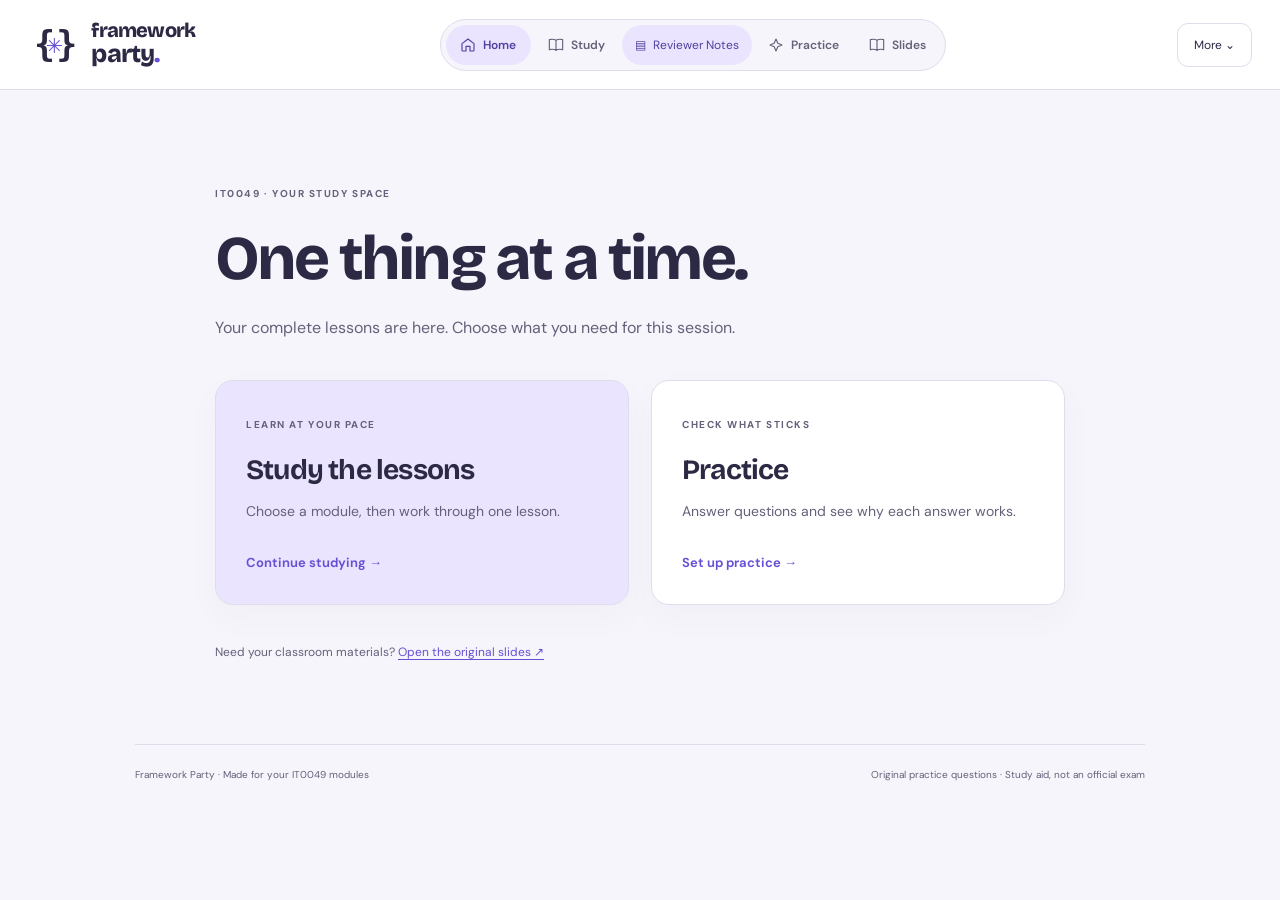
<file: index.html>
<!doctype html>
<html lang="en">
<head>
  <meta charset="utf-8">
  <meta name="viewport" content="width=device-width,initial-scale=1">
  <meta name="theme-color" content="#e0d8fc">
  <meta name="description" content="An IT0049 study arcade built from your eight CodeIgniter and Laravel modules. Practice questions, flashcards, recall, and saved progress.">
  <title>Framework Party · IT0049 study arcade</title>
  <script src="appearance.js?v=9"></script>
  <link rel="icon" href="assets/favicon.svg" type="image/svg+xml">
  <link rel="stylesheet" href="styles.css?v=9">
  <link rel="stylesheet" href="design.css?v=9">
  <link rel="stylesheet" href="calm.css?v=9">
  <link rel="stylesheet" href="code-theme.css?v=9">
  <link rel="stylesheet" href="answer-feedback.css?v=9">
  <script src="assets/prism/prism.js?v=9" data-manual defer></script>
  <script src="code-format.js?v=9" defer></script>
  <script src="answer-feedback.js?v=9" defer></script>
  <script src="content.js?v=9" defer></script>
  <script src="lessons.js?v=9" defer></script>
  <script src="slides.js?v=9" defer></script>
  <script src="guided-content.js?v=9" defer></script>
  <script src="guided.js?v=9" defer></script>
  <script src="app.js?v=9" defer></script>
  <script src="interface.js?v=9" defer></script>
</head>
<body>
  <a class="skip" href="#main">Skip to content</a>
  <header class="topbar">
    <button class="brand" data-page="home" aria-label="Framework Party home"><span class="brand-icon">{<span>✳</span>}</span><span>framework<span class="brand-party">party<span class="brand-dot">.</span></span></span></button>
    <nav aria-label="Main navigation"><button data-page="home">Home</button><button data-page="guided">Study</button><a class="reviewer-tab" href="reviewer.html"><span aria-hidden="true">▤</span><span>Reviewer Notes</span></a><button data-page="practice">Practice</button><button data-page="materials">Original slides</button></nav>
    <details id="more-menu" class="more-menu"><summary aria-label="More options">More <span aria-hidden="true">⌄</span></summary><div class="more-menu-panel"><button data-page="progress">My progress</button><button data-page="notes">Reference notes</button><button data-page="bank">Question bank</button><button id="focus-open"><span id="focus-label">25:00</span> focus timer</button><button id="appearance-open" aria-label="Choose a theme" aria-haspopup="dialog" aria-controls="appearance-dialog">Appearance</button></div></details>
  </header>
  <div class="app-shell">
    <aside class="sidebar" aria-label="Study modules">
      <div class="course"><span class="eyebrow">YOUR COURSE</span><strong>IT0049</strong><span>Web System Technologies</span></div>
      <div class="sidebar-title"><span class="eyebrow">YOUR MODULES</span><button id="select-all">Select all</button></div>
      <div id="module-select"></div>
      <div class="sidebar-foot"><span class="tiny-book">▤</span><strong>Your slides. Your pace.</strong><p>Every question links back to a page in your modules.</p><span class="local-badge">● Progress saved on this browser</span></div>
    </aside>
    <main id="main" tabindex="-1"></main>
  </div>
  <dialog id="focus-dialog" aria-labelledby="focus-title"><div class="dialog-head"><span class="eyebrow">A LITTLE FOCUS GOES A LONG WAY</span><button id="focus-close" class="icon-button" aria-label="Close focus timer">×</button></div><h2 id="focus-title">One session at a time.</h2><p>Pick a module, settle in, and take a break when the timer ends.</p><div id="focus-clock" class="focus-clock">25:00</div><p id="focus-status" aria-live="polite">Ready when you are.</p><div class="button-row"><button class="primary" id="focus-toggle">Start timer</button><button class="secondary" id="focus-reset">Reset</button></div></dialog>
  <dialog id="slide-dialog" aria-labelledby="slide-dialog-title"><div class="dialog-head"><strong id="slide-dialog-title">Module slide</strong><div class="button-row"><button class="secondary" id="slide-zoom">View at full size</button><button class="icon-button" id="slide-close" aria-label="Close enlarged slide">×</button></div></div><div class="slide-zoom-area"><img id="slide-enlarged" alt=""></div><p class="small">Use full size to read small code. Scroll inside the image area to move around.</p></dialog>
  <div id="toast" role="status" class="toast" hidden></div>
</body>
</html>
</file>
<file: styles.css>
:root{--ink:#282b47;--muted:#60657a;--bg:#f6f7fc;--line:#e2e5f0;--purple:#e0d8fc;--blue:#435bd4;--mint:#d4efdf;--peach:#ffd8c3;--white:#fff;--red:#a63448;--green:#266249;font-family:'Segoe UI',Arial,sans-serif;color:var(--ink);background:var(--bg);font-synthesis:none}
*{box-sizing:border-box}body{margin:0}button,input,select{font:inherit}button,a,input,select{-webkit-tap-highlight-color:transparent}button{cursor:pointer;color:inherit}button{transition:background .15s,transform .15s}button:disabled{cursor:default;opacity:.6}a{color:var(--blue);text-underline-offset:3px}button:focus-visible,a:focus-visible,input:focus-visible,select:focus-visible,summary:focus-visible{outline:3px solid #b06e26;outline-offset:4px}button:hover:not(:disabled){filter:brightness(.97)}h1,h2,h3,p{margin-top:0}h1,h2,h3{line-height:1.12}h1{font-family:'Trebuchet MS','Segoe UI',sans-serif;font-size:clamp(38px,4vw,62px);letter-spacing:-2.8px;margin-bottom:22px}h2{font-size:29px;letter-spacing:-1px}h3{font-size:20px;letter-spacing:-.4px}p{line-height:1.65;color:var(--muted)}button{border:0}button svg{width:22px;height:22px}.skip{position:fixed;top:-100px;z-index:99;background:white;padding:16px}.skip:focus{top:8px}.topbar{min-height:96px;display:flex;align-items:center;gap:30px;padding:20px 4%;border-bottom:1px solid var(--line);background:#fff;position:relative;z-index:3}.brand{display:flex;align-items:center;gap:11px;background:none;text-align:left;font-weight:800;font-size:20px;line-height:.98;letter-spacing:-.7px}.brand-party{display:block;font-size:24px}.brand-dot{color:#e98965}.brand-icon{font-family:monospace;font-size:33px;letter-spacing:-9px;padding-right:8px}.brand-icon>span{display:inline-block;color:var(--blue);font-size:27px;vertical-align:3px;letter-spacing:-6px}.topbar nav{margin:auto;display:flex;gap:8px}.topbar nav button{border-radius:30px;background:none;padding:11px 18px;font-size:14px;font-weight:600;color:var(--muted)}.topbar nav button.active{background:#edf0ff;color:var(--blue)}.timer-pill{background:#fff5ea;border:1px solid #f3dfc6;border-radius:30px;display:flex;align-items:center;gap:9px;padding:10px 15px;font-size:13px;font-weight:700;white-space:nowrap}.timer-pill>span:first-child{font-size:21px;color:#a86b26}.app-shell{display:grid;grid-template-columns:236px minmax(0,1fr);max-width:1600px;margin:auto}.sidebar{padding:30px 22px;border-right:1px solid var(--line)}.course{display:flex;flex-direction:column;margin:0 5px 32px;gap:6px}.eyebrow{font-size:10px;letter-spacing:1.8px;font-weight:800;color:var(--muted)}.course strong{font-family:'Trebuchet MS',sans-serif;font-size:25px;letter-spacing:-1px}.course>span:last-child{font-size:12px;color:var(--muted)}.sidebar-title{display:flex;align-items:center;justify-content:space-between;margin:0 5px 12px}.sidebar-title button{background:none;color:var(--blue);font-size:11px;padding:5px 0}.module-group{display:block;margin:20px 6px 10px;color:#686d82;font-size:10px;font-weight:700;letter-spacing:1.3px;text-transform:uppercase}.module-check{display:flex;gap:10px;align-items:center;position:relative;padding:10px 8px;margin:4px 0;border:1px solid transparent;border-radius:10px;cursor:pointer}.module-check.checked{background:#eef0fb;border-color:#e1e5f4}.module-check input{accent-color:var(--blue);width:15px;height:15px;flex-shrink:0;margin:0}.module-check .module-mini{color:var(--blue);font-size:11px;font-weight:700;display:block;margin-bottom:3px}.module-check .module-name{font-size:11px;line-height:1.45;display:block;font-weight:600}.sidebar-foot{border-top:1px solid var(--line);margin:28px 5px 0;padding:25px 0}.tiny-book{display:block;font-size:27px;color:var(--blue);margin-bottom:10px}.sidebar-foot strong{font-size:12px}.sidebar-foot p{font-size:11px;margin:8px 0 18px}.local-badge{font-size:9px;color:#52665c;line-height:1.6}.local-badge:first-letter{color:#409a71}main{padding:34px 40px 28px;min-width:0;outline:none}.breadcrumb{font-size:12px;color:var(--muted);margin-bottom:23px;display:flex;align-items:center;justify-content:space-between;gap:12px}.breadcrumb span:last-child{font-size:11px}.hero{background:var(--purple);border:1px solid #d4cbf2;border-radius:21px;padding:35px 37px;display:grid;grid-template-columns:1.25fr 1fr;gap:20px;min-height:330px;overflow:hidden;position:relative}.hero .eyebrow{color:#64558e}.hero h1{margin:20px 0 17px}.hero p{font-size:14px;color:#645d7c;max-width:340px;margin-bottom:23px}.primary,.secondary,.text-button,.danger{padding:13px 20px;border-radius:9px;font-weight:700;font-size:13px;display:inline-flex;gap:13px;align-items:center;justify-content:center;text-decoration:none}.primary{background:var(--ink);color:white}.primary.blue{background:var(--blue)}.secondary{border:1px solid var(--line);background:#fff}.text-button{background:none;color:var(--blue)}.danger{background:#fff0f1;color:var(--red);border:1px solid #f4d4d9}.hero .primary{min-width:175px}.hero-art{display:flex;align-items:center;justify-content:center;position:relative;isolation:isolate}.orbit{position:absolute;width:270px;height:270px;border:1px solid #bdb0e3;border-radius:50%;transform:rotate(-24deg)}.orbit:after{content:'';position:absolute;inset:23px;border:1px dashed #c1b5e4;border-radius:50%}.code-card{width:245px;background:#fff;border:2px solid #2c2f4c;border-radius:14px;transform:rotate(-5deg);box-shadow:8px 10px 0 #2c2f4c;position:relative;padding:0 20px 24px}.code-card-head{padding:13px 0;border-bottom:1px solid #e6e6ef;display:flex;align-items:center;gap:4px;font-size:10px;color:#7a7b90}.code-card-head i{width:5px;height:5px;background:#dbd7ec;border-radius:50%}.code-card-head span{margin-left:auto;font-family:monospace}.code-word{display:block;font-family:monospace;font-weight:800;font-size:46px;letter-spacing:-2px;color:var(--blue);margin:22px 0 10px}.code-comment{font-family:monospace;font-size:10px;color:#77758e}.framework-tags{display:flex;gap:7px;margin-top:20px}.framework-tags span{padding:7px 9px;border-radius:6px;font-size:9px;font-weight:700;background:var(--peach)}.framework-tags span:last-child{background:var(--mint)}.sticker{position:absolute;right:-5px;top:5px;border:2px solid var(--ink);background:#fee29d;padding:10px 12px;transform:rotate(9deg);border-radius:7px;font-size:11px;line-height:1.5;font-weight:800;box-shadow:3px 3px 0 var(--ink)}.art-spark{position:absolute;font-size:45px;left:0;bottom:8px;color:#fff9e3;transform:rotate(12deg);text-shadow:1px 1px var(--ink)}.stats-strip{display:grid;grid-template-columns:repeat(4,1fr);margin:22px 0 31px;padding:18px 0;border-top:1px solid var(--line);border-bottom:1px solid var(--line)}.stat{padding:0 22px;border-right:1px solid var(--line);display:flex;align-items:center;gap:11px}.stat:first-child{padding-left:0}.stat:last-child{border:0}.stat strong{font-size:26px;letter-spacing:-1px}.stat span{font-size:11px;color:var(--muted);line-height:1.4}.section-head{display:flex;align-items:flex-end;justify-content:space-between;gap:16px;margin:30px 0 18px}.section-head h2{margin:7px 0 0;font-size:25px}.section-head>span,.subtle{font-size:12px;color:var(--muted)}.mode-grid{display:grid;grid-template-columns:repeat(3,minmax(0,1fr));gap:14px}.mode-card{background:white;border:1px solid var(--line);border-radius:14px;text-align:left;padding:20px;min-height:177px;position:relative}.mode-card:hover{transform:translateY(-3px);box-shadow:0 6px 16px #282b470a}.mode-symbol{display:flex;align-items:center;justify-content:center;font-size:22px;width:42px;height:42px;border-radius:11px;background:#eef0ff;margin-bottom:19px}.mode-card:nth-child(2) .mode-symbol{background:var(--mint)}.mode-card:nth-child(3) .mode-symbol{background:var(--peach)}.mode-card:nth-child(4) .mode-symbol{background:#f6e8ff}.mode-card:nth-child(5) .mode-symbol{background:#fff0c5}.mode-card:nth-child(6) .mode-symbol{background:#e4eefb}.mode-card h3{font-size:15px;letter-spacing:0;margin:0 0 7px}.mode-card p{font-size:11px;line-height:1.6;margin-bottom:17px}.card-foot{display:flex;align-items:center;justify-content:space-between;color:var(--muted);font-size:10px}.card-foot b{font-size:17px;color:var(--ink)}.mode-card[disabled]{opacity:.65}.run-options{display:flex;align-items:center;gap:10px;font-size:12px;color:var(--muted);margin:18px 0}.run-options select{background:#fff;border:1px solid var(--line);padding:8px 28px 8px 10px;border-radius:7px;color:var(--ink)}.module-grid{display:grid;grid-template-columns:repeat(2,minmax(0,1fr));gap:13px}.deck-card{display:flex;gap:15px;background:white;border:1px solid var(--line);border-radius:12px;padding:18px;text-align:left;width:100%;align-items:center}.deck-num{flex-shrink:0;display:grid;place-items:center;background:var(--peach);border-radius:9px;font-size:13px;font-weight:800;width:43px;height:46px}.deck-card.laravel .deck-num{background:var(--mint)}.deck-info{flex:1;min-width:0}.deck-info h3{font-size:12px;line-height:1.4;margin:0 0 5px;letter-spacing:0}.deck-info p{font-size:10px;line-height:1.5;margin:0 0 8px}.mini-track{height:4px;width:100%;background:#eceef5;border-radius:5px;overflow:hidden}.mini-track i{display:block;height:100%;background:var(--blue)}.deck-count{font-size:10px;align-self:flex-start;color:var(--muted);white-space:nowrap}.footer{display:flex;justify-content:space-between;gap:15px;font-size:10px;color:#686d82;border-top:1px solid var(--line);padding-top:22px;margin-top:35px;line-height:1.6}.page-title{font-size:42px;letter-spacing:-1.7px;margin:10px 0 12px}.page-intro{font-size:13px;max-width:660px;margin-bottom:28px}.toolbar{display:flex;gap:10px;flex-wrap:wrap;align-items:center;margin:20px 0}.toolbar input{flex:1;min-width:180px}.toolbar input,.toolbar select,.typed-input{border:1px solid #d4d8e7;background:white;border-radius:9px;padding:12px 14px;color:var(--ink);min-height:44px}.toolbar label{font-size:12px;display:flex;align-items:center;gap:7px}.toolbar input[type=checkbox]{min-width:16px;min-height:16px;accent-color:var(--blue)}.bank-item,.note-card{background:white;border:1px solid var(--line);border-radius:13px;padding:23px;margin:13px 0}.question-meta{display:flex;align-items:center;gap:9px;margin-bottom:18px;flex-wrap:wrap;font-size:10px;color:var(--muted)}.tag{padding:5px 8px;border-radius:5px;background:#edf0ff;color:var(--blue);font-size:10px;font-weight:700}.tag.ci{background:#fff0e6;color:#995433}.tag.lv{background:#e7f5ed;color:#38654c}.question-meta .star{margin-left:auto}.star{font-size:24px;line-height:1;background:none;padding:2px 5px;color:#9e6e14}.bank-item h3{font-size:16px;font-weight:600;line-height:1.6;margin-bottom:13px;letter-spacing:0;white-space:pre-wrap;overflow-wrap:anywhere}.bank-item details summary{font-size:12px;font-weight:700;color:var(--blue);cursor:pointer;list-style-position:inside}.answer-body{padding-top:15px}.answer-body strong{font-size:13px;overflow-wrap:anywhere}.answer-body p{font-size:12px;margin-top:9px}.source-link{font-size:11px;display:inline-block;margin-top:8px}.empty{border:1px dashed #cdd2e3;padding:40px 25px;border-radius:14px;text-align:center;margin:20px 0;background:#fff}.empty h3{font-size:21px}.empty p{font-size:13px;margin-bottom:20px}.note-layout{display:grid;grid-template-columns:1fr;gap:18px}.note-card h3{font-size:18px}.note-card p{font-size:13px;white-space:pre-line}.note-card pre,.code-block{font-family:Consolas,'Courier New',monospace;font-size:12px;white-space:pre-wrap;overflow-wrap:anywhere;line-height:1.8;background:#f3f5fb;border:1px solid var(--line);padding:18px;border-radius:9px;tab-size:2}.module-heading{display:flex;align-items:center;gap:13px;margin:30px 0 14px}.module-heading h2{font-size:22px;margin:0}.module-heading span{background:var(--purple);padding:9px;border-radius:8px;font-size:12px;font-weight:800}.compare-table{border-collapse:collapse;width:100%;background:#fff;font-size:12px;border:1px solid var(--line);margin:25px 0}.compare-table th,.compare-table td{text-align:left;padding:14px;border-bottom:1px solid var(--line);line-height:1.6;overflow-wrap:anywhere}.compare-table th{background:#edf0ff}.table-wrap{overflow:auto}.resume-banner{display:flex;align-items:center;gap:15px;border:1px solid #cbd7ef;background:#edf3ff;border-radius:12px;padding:16px 20px;margin-bottom:22px}.resume-banner>div{flex:1}.resume-banner strong{font-size:13px}.resume-banner p{font-size:11px;margin:4px 0 0}.resume-banner button{white-space:nowrap}.session-head{display:flex;align-items:center;justify-content:space-between;gap:15px;margin-bottom:23px}.session-head h1{font-size:27px;letter-spacing:-1px;margin:0}.session-sub{font-size:11px;color:var(--muted);margin-top:7px}.session-clock{font-variant-numeric:tabular-nums;font-size:20px;font-weight:700;color:var(--blue)}.progress-line{height:6px;background:#e4e7f2;border-radius:8px;overflow:hidden;margin-bottom:30px}.progress-line span{height:100%;background:var(--blue);display:block;transition:width .3s}.question-card{background:#fff;border:1px solid var(--line);border-radius:18px;padding:30px;max-width:850px;margin:auto}.question-card h2{font-size:23px;font-weight:650;line-height:1.5;letter-spacing:-.4px;white-space:pre-wrap;overflow-wrap:anywhere;margin-bottom:25px}.choices{display:grid;gap:12px}.choice{display:flex;align-items:center;gap:14px;border:1px solid #dce0ec;border-radius:10px;padding:15px;text-align:left;background:#fff;font-family:Consolas,'Segoe UI',sans-serif;font-size:13px;line-height:1.6;overflow-wrap:anywhere;min-width:0}.choice>span:last-child{min-width:0}.choice .letter{width:29px;height:29px;display:grid;place-items:center;border-radius:6px;flex-shrink:0;background:#f0f2f8;font-family:'Segoe UI',sans-serif;font-weight:700;font-size:12px}.choice:disabled{opacity:1}.choice.correct{border-color:#72b38a;background:#effaf3}.choice.correct .letter{background:#ccead7;color:var(--green)}.choice.incorrect{border-color:#db91a0;background:#fff2f4}.choice.incorrect .letter{background:#f5d5db;color:var(--red)}.choice.selected{border-color:var(--blue);background:#eff1ff}.feedback{border-radius:10px;padding:20px;margin:22px 0 0;background:#eef7f2;border:1px solid #cce4d6}.feedback.wrong{background:#fff3ef;border-color:#f0d7cd}.feedback strong{font-size:14px}.feedback p{font-size:12px;margin:9px 0 0;color:#5d6475}.session-bottom{display:flex;gap:15px;align-items:center;justify-content:space-between;margin:25px 0 0}.hint{font-size:11px;color:var(--muted);line-height:1.6}.flash-face{text-align:center;padding:25px 10px;min-height:220px;display:flex;flex-direction:column;justify-content:center}.flash-face .eyebrow{margin-bottom:25px}.flash-face h2{margin-bottom:0}.typed-input{display:block;width:100%;font-family:Consolas,monospace;min-height:50px}.typed-label{display:block;font-size:12px;margin-bottom:9px}.self-grade{margin-top:20px;display:flex;flex-wrap:wrap;gap:10px}.button-row{display:flex;gap:10px;justify-content:center;flex-wrap:wrap}.score-panel{background:var(--purple);border-radius:18px;padding:35px;text-align:center;margin:20px 0}.score-panel h1{font-size:43px;margin:18px 0}.score-panel p{font-size:13px;color:#62577f}.result-stats{display:flex;justify-content:center;gap:40px;margin:25px 0}.result-stats strong{display:block;font-size:27px}.result-stats span{font-size:11px;color:#62577f}.history-list{border:1px solid var(--line);border-radius:12px;background:white;overflow:hidden}.history-row{display:flex;align-items:center;gap:20px;justify-content:space-between;padding:17px 20px;border-bottom:1px solid var(--line);font-size:12px}.history-row:last-child{border:0}.history-row small{color:var(--muted);display:block;margin-top:5px;font-size:10px}.history-row>strong{white-space:nowrap}.progress-deck{background:white;border:1px solid var(--line);padding:22px;border-radius:12px}.progress-deck h3{font-size:14px;line-height:1.5}.progress-deck .mini-track{margin:17px 0}.legend{font-size:11px;color:var(--muted);line-height:1.6}.toolbar-actions{display:flex;gap:10px;flex-wrap:wrap;margin-top:30px}.notice{font-size:12px;padding:15px 18px;border-radius:9px;background:#edf0ff;line-height:1.7;color:#525e94;margin:20px 0}.pagination{display:flex;align-items:center;justify-content:center;gap:15px;margin-top:20px;font-size:12px}dialog{border:1px solid var(--line);border-radius:20px;padding:30px;max-width:450px;width:calc(100% - 32px);color:var(--ink);box-shadow:0 25px 90px #22274630}dialog::backdrop{background:#22264170;backdrop-filter:blur(3px)}.dialog-head{display:flex;align-items:center;justify-content:space-between;gap:15px;margin-bottom:20px}.icon-button{background:none;font-size:25px}dialog h2{font-size:29px}dialog p{font-size:12px}.focus-clock{font-size:70px;font-weight:750;text-align:center;font-variant-numeric:tabular-nums;letter-spacing:-4px;margin:25px 0 10px}#focus-status{text-align:center;margin-bottom:25px}.toast{position:fixed;z-index:20;bottom:25px;left:50%;transform:translateX(-50%);padding:13px 20px;background:var(--ink);color:#fff;border-radius:10px;font-size:12px;box-shadow:0 7px 25px #1b244c30;max-width:90vw}.toast[hidden]{display:none}.small{font-size:11px}.review-choice{font-size:12px;margin-bottom:10px;overflow-wrap:anywhere}.muted{color:var(--muted)}.session-active .sidebar{opacity:1}.focus-complete{background:#d4efdf}.timer-ending{color:var(--red)}
@media(min-width:1500px){main{padding:40px 55px}.hero{padding:42px}.hero-art{min-height:290px}.sticker{right:10px;top:15px}}
@media(max-width:1150px){.topbar{gap:16px;padding:18px 25px}.topbar nav{gap:0}.topbar nav button{padding:10px 12px;font-size:12px}.app-shell{grid-template-columns:205px minmax(0,1fr)}.sidebar{padding:27px 15px}main{padding:28px 25px}.hero{padding:28px;grid-template-columns:1.1fr 1fr;gap:10px}.hero h1{font-size:43px}.code-card{width:205px;padding:0 15px 20px}.code-word{font-size:39px}.orbit{width:215px;height:235px}.sticker{right:-10px;top:10px;font-size:9px}.hero-art .art-spark{left:-5px}.mode-card{padding:16px}.stat{padding:0 13px;gap:8px}.stat strong{font-size:23px}.stat span{font-size:10px}}
@media(max-width:850px){.topbar{flex-wrap:wrap;padding:16px 22px;gap:17px}.brand{font-size:17px}.brand-party{font-size:21px}.topbar nav{order:3;width:100%;justify-content:space-between;margin:0}.topbar nav button{flex:1}.timer-pill{margin-left:auto}.app-shell{grid-template-columns:1fr}.sidebar{border-right:0;border-bottom:1px solid var(--line);padding:18px 22px;display:flex;align-items:center;gap:20px;flex-wrap:wrap}.course{margin:0;gap:3px}.course strong{font-size:19px}.course .eyebrow,.course>span:last-child,.sidebar-foot,.sidebar-title{display:none}#module-select{display:flex;flex:1;gap:5px;flex-wrap:wrap;align-items:center}.module-group{display:none}.module-check{padding:8px;gap:5px;margin:0;border-color:var(--line);background:white}.module-check .module-name{display:none}.module-check .module-mini{margin:0;font-size:10px}.module-check input{width:12px;height:12px}main{padding:25px 22px}.hero h1{font-size:49px}.hero{padding:28px 32px;min-height:310px}.hero-art{min-height:240px}.hero p{max-width:290px}.section-head{margin-top:30px}.footer{margin-top:30px}.question-card{padding:25px}.page-title{font-size:37px}}
@media(max-width:580px){.topbar{padding:14px 17px;gap:14px}.topbar nav button{font-size:11px;padding:9px 6px}.sidebar{padding:14px 17px;gap:12px}.course{display:none}#module-select{justify-content:space-between;gap:4px}.module-check{padding:7px 5px;gap:4px}.module-check .module-mini{font-size:9px}.module-check input{width:11px;height:11px}main{padding:22px 17px}.breadcrumb{margin-bottom:17px;font-size:11px}.breadcrumb span:last-child{font-size:9px}.hero{display:block;padding:28px 24px;border-radius:16px}.hero h1{font-size:45px;margin-top:17px;letter-spacing:-2.2px}.hero p{font-size:12px;max-width:260px}.hero-art{display:none}.hero .primary{font-size:12px;padding:12px 18px;min-width:160px}.hero .eyebrow{font-size:9px}.stats-strip{margin:19px 0 25px;padding:16px 0}.stat{display:block;padding:0 10px}.stat strong{font-size:22px;display:block;margin-bottom:4px}.stat span{font-size:9px;display:block}.section-head h2{font-size:23px}.section-head>span{font-size:10px;max-width:110px;text-align:right;line-height:1.5}.mode-grid{grid-template-columns:repeat(2,minmax(0,1fr));gap:10px}.mode-card{padding:16px 14px;min-height:190px}.mode-card h3{font-size:13px}.mode-card p{font-size:10px}.mode-symbol{width:34px;height:34px;font-size:19px;margin-bottom:17px}.card-foot{font-size:9px}.module-grid{grid-template-columns:1fr}.deck-card{padding:15px}.footer{display:block;font-size:9px}.footer>span{display:block;margin:5px 0}.page-title{font-size:34px}.page-intro{font-size:12px}.bank-item,.note-card{padding:18px}.bank-item h3{font-size:14px}.toolbar select{max-width:100%;width:100%;font-size:12px}.toolbar label{font-size:11px}.question-card{padding:20px 17px;border-radius:13px}.question-card h2{font-size:18px;line-height:1.55}.choice{padding:12px;font-size:11px;gap:9px}.choice .letter{width:24px;height:24px;font-size:10px}.session-head h1{font-size:23px}.session-head .secondary{padding:10px 13px;font-size:11px}.session-bottom{gap:10px}.session-bottom .primary{padding:12px 14px;white-space:nowrap;font-size:12px}.hint{font-size:10px}.score-panel{padding:26px 16px}.score-panel h1{font-size:33px}.result-stats{gap:22px}.result-stats strong{font-size:23px}.resume-banner{padding:15px;gap:10px;flex-wrap:wrap}.resume-banner .primary{padding:10px 14px}.resume-banner p{font-size:10px}.notice{font-size:11px}.compare-table{font-size:10px}.compare-table th,.compare-table td{padding:10px}.history-row{padding:15px;gap:12px}.focus-clock{font-size:65px}.page-intro{margin-bottom:22px}}
@media(prefers-reduced-motion:reduce){*,*:before,*:after{scroll-behavior:auto!important;transition:none!important;animation:none!important}}
@media print{body{background:#fff;color:#111}.topbar,.sidebar,.skip,.toolbar,.toast,.footer,dialog{display:none!important}.app-shell{display:block}main{padding:0}.breadcrumb{margin-bottom:15px}.page-title{font-size:28px}.note-layout{display:block}.note-card{break-inside:avoid;box-shadow:none;padding:14px;margin:10px 0}.note-card pre{font-size:10px}.module-heading{break-after:avoid}.source-link{color:#333}.page-intro{max-width:none}.bank-item{display:none}a{text-decoration:none}}
.visually-hidden{position:absolute;width:1px;height:1px;padding:0;overflow:hidden;clip:rect(0,0,0,0);white-space:nowrap;border:0}.learn-first,.material-welcome{padding:25px 28px;border:1px solid #c9e4d4;border-radius:15px;background:#e8f5ed;display:flex;gap:25px;align-items:center;justify-content:space-between;margin:24px 0}.learn-first h2,.material-welcome h2{font-size:23px;margin:9px 0}.learn-first p,.material-welcome p{font-size:12px;margin:0}.learn-first .primary,.material-welcome .primary{flex-shrink:0}.materials-grid{display:grid;grid-template-columns:repeat(2,minmax(0,1fr));gap:22px;margin:24px 0}.material-module{border:1px solid var(--line);border-radius:15px;background:white;overflow:hidden}.module-cover{padding:0;display:block;position:relative;width:100%;background:#edf4f0;overflow:hidden;border-bottom:1px solid var(--line)}.module-cover img{width:100%;height:auto;display:block;aspect-ratio:16/9;object-fit:contain}.cover-badge{position:absolute;bottom:12px;right:12px;background:var(--ink);color:#fff;border-radius:6px;font-size:10px;padding:7px 10px}.material-module-body{padding:24px}.material-module-body h2{font-size:20px;line-height:1.4;letter-spacing:-.5px;margin:10px 0}.material-module-body>p{font-size:12px;margin-bottom:20px}.material-module-footer{display:flex;align-items:center;justify-content:space-between;gap:12px;margin-top:12px}.material-module-footer>span{font-size:11px;color:var(--muted)}.material-module-footer .text-button{font-size:12px;padding:8px 0}.reader-top{display:flex;align-items:center;justify-content:space-between;gap:15px;margin-bottom:25px}.reader-top>.text-button{padding:8px 0;font-size:12px}.reader-top select{max-width:50%;background:white;padding:10px;border:1px solid var(--line);border-radius:8px;color:var(--ink);font-size:12px}.reader-heading .page-title{font-size:35px;line-height:1.2;margin:10px 0}.reader-heading>p{font-size:12px;margin-bottom:27px}.reader-layout{display:grid;grid-template-columns:185px minmax(0,1fr);gap:25px;align-items:start}.lesson-menu{position:sticky;top:20px;display:flex;flex-direction:column;gap:7px}.lesson-menu>.eyebrow{margin-bottom:8px}.lesson-topic{display:block;text-align:left;background:transparent;border:1px solid transparent;border-radius:9px;padding:13px 12px;font-size:12px;line-height:1.5}.lesson-topic>span{display:block;font-weight:650}.lesson-topic small{display:block;color:var(--muted);font-size:10px;margin-top:5px}.lesson-topic.active{background:#e7e3fa;border-color:#d4ccef}.lesson-count{border-top:1px solid var(--line);padding-top:20px;margin-top:15px}.lesson-count>strong{display:block;font-size:22px;margin-bottom:5px}.lesson-count>span{font-size:10px;color:var(--muted)}.lesson-menu>.secondary{margin-top:15px;font-size:11px;padding:12px 10px}.lesson-menu>.source-link{font-size:11px;margin-top:15px}.lesson-explanation{background:white;border:1px solid var(--line);border-radius:14px;padding:25px;margin-bottom:20px}.lesson-number{font-size:10px;letter-spacing:1.4px;color:var(--blue);font-weight:750;margin-bottom:12px}.lesson-explanation h2{font-size:26px;line-height:1.25;margin-bottom:16px}.lesson-explanation>p{font-size:14px;line-height:1.9;color:#4c526b;white-space:pre-line}.takeaway{border-left:3px solid #ad9bdd;background:#f3efff;padding:15px 17px;border-radius:0 9px 9px 0;margin-top:20px}.takeaway>strong{font-size:12px}.takeaway p{font-size:12px;margin:7px 0 0;line-height:1.75}.slide-panel{border:1px solid var(--line);background:white;border-radius:14px;padding:20px;margin-bottom:25px;scroll-margin-top:20px}.slide-panel-head{display:flex;justify-content:space-between;align-items:center;gap:10px;margin:0 0 18px}.slide-panel-head h2{font-size:18px;line-height:1.45;margin:7px 0 0;letter-spacing:-.3px}.slide-panel-head .eyebrow{font-size:9px}.slide-image-button{position:relative;padding:0;display:block;background:#eef4ef;border:1px solid #d6e1da;border-radius:9px;overflow:hidden;width:100%}.slide-image-button img{display:block;width:100%;height:auto;aspect-ratio:16/9;object-fit:contain}.slide-image-button>span{display:block;padding:10px;background:#f0f3fb;font-size:11px;font-weight:650;color:var(--blue)}.slide-pager{display:flex;gap:10px;justify-content:space-between;align-items:center;margin:18px 0}.slide-pager .secondary{font-size:11px;padding:10px 13px}.slide-pager label{font-size:11px;display:flex;gap:7px;align-items:center;white-space:nowrap}.slide-pager select{padding:7px;background:#fff;border:1px solid #d1d5e4;border-radius:6px;color:var(--ink);max-width:68px}.slide-actions{display:flex;align-items:center;gap:15px;justify-content:space-between;flex-wrap:wrap;border-top:1px solid var(--line);padding-top:18px}.slide-actions .primary,.slide-actions .secondary{font-size:11px;padding:11px 13px}.slide-actions .source-link{font-size:10px;margin:0}.read-marked{background:#eaf6ee;border-color:#b5d7c2;color:#2b6244}.slide-transcript{margin-top:18px;padding-top:18px;border-top:1px solid var(--line)}.slide-transcript summary,.topic-slides>summary{font-size:12px;cursor:pointer;font-weight:650;color:var(--blue);line-height:1.6}.slide-transcript pre{font-family:Consolas,monospace;font-size:12px;line-height:1.8;white-space:pre-wrap;overflow-wrap:anywhere;background:#f4f6fb;padding:16px;border-radius:8px}.slide-transcript>p{font-size:10px;margin-bottom:0}.reader-notes h2{font-size:23px;margin:30px 0 17px}.reader-notes .note-card p{font-size:13px}.reader-notes .text-button{font-size:11px;padding:8px 0}.reader-notes pre{font-size:12px}.topic-slides{border:1px solid var(--line);border-radius:12px;padding:20px;background:#fff;margin-top:24px}.slide-thumbnails{display:grid;grid-template-columns:repeat(3,minmax(0,1fr));gap:11px;margin-top:20px}.slide-thumbnails button{padding:0;border:2px solid var(--line);background:white;border-radius:7px;overflow:hidden;min-width:0}.slide-thumbnails button.active{border-color:var(--blue)}.slide-thumbnails img{width:100%;height:auto;display:block;aspect-ratio:16/9;object-fit:contain}.slide-thumbnails span{display:block;font-size:10px;padding:8px}.reader-bookmarks{padding:20px 0;font-size:12px}.reader-bookmarks>div{display:flex;gap:8px;flex-wrap:wrap;margin-top:15px}.reader-bookmarks .secondary{font-size:11px;padding:9px 12px}.next-topic{display:flex;justify-content:flex-end;margin:25px 0}.next-topic .primary{font-size:12px;line-height:1.6;text-align:left}#slide-dialog{width:calc(100vw - 40px);max-width:1700px;padding:20px}#slide-dialog-title{font-size:13px;line-height:1.6}#slide-dialog .dialog-head{margin-bottom:15px}#slide-dialog .button-row{flex-wrap:nowrap;flex-shrink:0}#slide-dialog .secondary{font-size:11px;padding:10px 15px}.slide-zoom-area{max-height:76vh;overflow:auto;background:#edf1ed;border-radius:8px}#slide-enlarged{display:block;width:100%;height:auto}#slide-enlarged.full-size{width:1600px;max-width:none}#slide-dialog>p{margin:13px 0 0;font-size:11px}
@media(max-width:1150px){.reader-layout{grid-template-columns:155px minmax(0,1fr);gap:17px}.lesson-topic{padding:11px 9px;font-size:11px}.lesson-explanation{padding:21px}.lesson-explanation>p{font-size:13px}.slide-panel{padding:15px}.reader-heading .page-title{font-size:31px}.slide-pager{gap:6px}.slide-pager .secondary{padding:9px;font-size:10px}.material-module-body{padding:20px}}
@media(max-width:850px){.topbar nav button{font-size:11px}.reader-layout{grid-template-columns:160px minmax(0,1fr)}.lesson-menu{top:15px}.learn-first,.material-welcome{padding:22px}.materials-grid{gap:16px}}
@media(max-width:620px){.reader-layout{display:block}.lesson-menu{position:static;display:grid;grid-template-columns:repeat(2,minmax(0,1fr));gap:7px;margin-bottom:22px}.lesson-menu>.eyebrow{grid-column:1/-1}.lesson-count{margin:0;padding:12px 5px;border:0}.lesson-count>strong{font-size:19px}.lesson-menu>.source-link{align-self:center;justify-self:end}.lesson-menu>.secondary{grid-column:1/-1;margin:0}.lesson-topic{padding:12px 10px;background:#fff;border-color:var(--line);font-size:11px}.reader-top{align-items:flex-start;gap:10px}.reader-top select{max-width:52%;font-size:10px}.reader-top>.text-button{font-size:11px;text-align:left;justify-content:flex-start}.reader-heading .page-title{font-size:29px}.lesson-explanation{padding:22px 18px}.lesson-explanation h2{font-size:25px}.lesson-explanation>p{font-size:14px;line-height:1.85}.takeaway p{font-size:12px}.slide-panel{padding:15px}.slide-panel-head h2{font-size:17px}.slide-actions .source-link{font-size:10px}.slide-pager .secondary{padding:11px 9px}.slide-pager label{font-size:10px;gap:5px}.slide-pager select{padding:7px 5px}.learn-first,.material-welcome{display:block;padding:23px}.learn-first h2,.material-welcome h2{font-size:23px;line-height:1.35}.learn-first p,.material-welcome p{font-size:12px}.learn-first .primary,.material-welcome .primary{margin-top:18px}.materials-grid{grid-template-columns:1fr}.material-module-body h2{font-size:22px}.material-module-body p{font-size:12px}.material-module-footer>span{font-size:11px}.slide-thumbnails{grid-template-columns:repeat(2,minmax(0,1fr))}#slide-dialog{width:calc(100vw - 18px);padding:12px}#slide-dialog .dialog-head{align-items:flex-start;gap:8px}#slide-dialog-title{font-size:11px}#slide-dialog .secondary{font-size:10px;padding:8px}#slide-dialog .button-row{gap:5px}.slide-zoom-area{max-height:76vh}.topbar nav button{font-size:10px;padding:9px 4px}}
.learning-versions{display:flex;gap:9px;margin-bottom:26px;flex-wrap:wrap}.learning-versions button{padding:11px 17px;font-size:12px}.guided-hero{display:grid;grid-template-columns:1.15fr 1fr;gap:35px;background:#dfe9ff;border:1px solid #ccd9f3;padding:37px;border-radius:18px;align-items:center}.guided-hero h1{font-size:46px;margin:17px 0 20px;letter-spacing:-2px}.guided-hero p{font-size:14px;color:#515f7c;max-width:360px}.guided-hero .eyebrow{color:#4b618c}.guided-method{background:#ffffffa6;border:1px solid #c9d7f3;border-radius:14px;padding:10px 22px}.guided-method>div{display:flex;gap:14px;align-items:center;padding:20px 0;border-bottom:1px solid #cedaf1}.guided-method>div:last-child{border:0}.guided-method b{background:#fff;border:1px solid #c9d7f3;display:grid;place-items:center;width:37px;height:37px;border-radius:50%;color:var(--blue);font-size:14px;flex-shrink:0}.guided-method span{display:flex;flex-direction:column;gap:7px}.guided-method strong{font-size:14px}.guided-method small{font-size:11px;color:#526180}.guided-overview{display:grid;grid-template-columns:repeat(4,1fr);gap:16px;padding:25px 0;border-bottom:1px solid var(--line);margin-bottom:25px}.guided-overview>span{display:flex;gap:9px;align-items:center;font-size:11px;color:var(--muted)}.guided-overview strong{font-size:25px;letter-spacing:-1px;color:var(--ink)}.guided-review-callout{display:flex;gap:25px;align-items:center;justify-content:space-between;padding:24px;background:#f1f7f3;border:1px solid #d7e8dc;border-radius:13px}.guided-review-callout h2{font-size:21px;margin-bottom:9px}.guided-review-callout p{font-size:12px;margin:0;max-width:460px}.guided-review-callout button{flex-shrink:0;font-size:11px}.section-head #guided-module{max-width:43%;padding:10px;background:#fff;border:1px solid #d5dbea;border-radius:8px;color:var(--ink);font-size:11px}.guided-module{margin-top:30px}.guided-module-title{display:flex;gap:13px;align-items:center;margin-bottom:16px}.guided-module-title>span{font-weight:750;font-size:14px;padding:13px;background:var(--purple);border-radius:9px}.guided-module-title h2{font-size:21px;margin:0 0 6px}.guided-module-title p{font-size:11px;margin:0}.guided-lesson-list{border:1px solid var(--line);border-radius:13px;overflow:hidden;background:#fff}.guided-lesson-link{display:flex;width:100%;gap:17px;padding:22px;text-align:left;align-items:center;background:#fff;border-bottom:1px solid var(--line)}.guided-lesson-link:last-child{border:0}.lesson-index{width:30px;height:30px;border-radius:50%;display:grid;place-items:center;background:#f1f3fd;color:var(--blue);font-size:12px;font-weight:700;flex-shrink:0}.guided-link-text{flex:1;min-width:0}.guided-link-text strong{font-size:14px;display:block;margin-bottom:7px}.guided-link-text small{display:block;font-size:11px;line-height:1.7;color:var(--muted);max-width:580px}.review-status{font-size:10px;color:var(--muted);flex-shrink:0;max-width:140px;text-align:right;line-height:1.8}.review-status.is-due{color:#995129;font-weight:700}.guided-bottom-links{display:flex;gap:15px;margin:25px 0}.guided-reader-top{display:flex;justify-content:space-between;align-items:center;margin:0 0 25px;gap:15px}.guided-reader-top button{padding:7px 0}.guided-reader-top>span{font-size:11px;color:var(--muted)}.guided-lesson-heading{max-width:850px;margin-bottom:29px}.guided-lesson-heading h1{font-size:37px;letter-spacing:-1.3px;margin:14px 0 16px;line-height:1.25}.guided-lesson-heading>p{font-size:15px;line-height:1.85;color:#515a74}.guided-reader{display:grid;grid-template-columns:185px minmax(0,1fr);gap:25px;align-items:start}.guided-contents{display:flex;flex-direction:column;gap:7px;position:sticky;top:20px}.guided-contents>.eyebrow{margin-bottom:8px}.guided-contents>.secondary{font-size:11px;margin-top:15px;padding:12px 10px}.guided-contents>.text-button{font-size:11px;padding:11px}.guided-step-nav{display:grid;grid-template-columns:repeat(3,1fr);gap:8px;margin-bottom:15px;scroll-margin-top:20px}.guided-step-nav button{border:1px solid var(--line);background:#fff;padding:13px 9px;font-size:11px;border-radius:9px;display:flex;gap:8px;align-items:center;justify-content:center;font-weight:650}.guided-step-nav button b{width:22px;height:22px;display:grid;place-items:center;border-radius:50%;background:#eef0f8;font-size:10px;flex-shrink:0}.guided-step-nav button.active{background:#e3eaff;border-color:#b6c6ed;color:#344eaa}.guided-step-nav button.active b{background:#435bd4;color:white}.guided-paper{padding:30px;background:white;border:1px solid var(--line);border-radius:14px}.guided-paper>h2{font-size:27px;margin:13px 0 24px;line-height:1.3}.guided-paper>p{font-size:14px;line-height:1.85;color:#515b75}.guided-chunks{padding:0;list-style:none;display:grid;gap:19px;margin:0 0 27px}.guided-chunks li{display:flex;gap:15px;align-items:flex-start}.guided-chunks li>span{font-weight:700;flex-shrink:0;background:#eef1fc;color:#4357a5;width:28px;height:28px;border-radius:7px;display:grid;place-items:center;font-size:12px;margin-top:4px}.guided-chunks p{font-size:15px;line-height:1.9;color:#454f6a;margin:0}.guided-flow{padding:20px 0;display:flex;flex-wrap:wrap;align-items:center;gap:8px;border-top:1px solid var(--line);border-bottom:1px solid var(--line);margin:20px 0}.flow-node{font-size:11px;padding:10px;background:#f0f4ff;border:1px solid #d7e1f5;border-radius:7px;color:#425784;line-height:1.6}.flow-arrow{color:#737d98;font-size:16px}.memory-cue{display:flex;gap:15px;align-items:center;background:#e8f5ec;border:1px solid #cce4d4;border-radius:10px;padding:20px;margin:22px 0}.memory-cue>span{font-size:32px;color:#487459}.memory-cue strong{font-size:11px;color:#3c5e48}.memory-cue p{font-size:15px;font-weight:650;line-height:1.7;color:#30573d;margin:7px 0 0}.guided-step-footer{margin-top:26px;display:flex;gap:15px;align-items:center;justify-content:space-between;flex-wrap:wrap}.guided-step-footer>span{font-size:11px;color:var(--muted);max-width:220px;line-height:1.8}.guided-step-footer .primary,.guided-step-footer .text-button{font-size:11px;padding:12px 15px}.guided-code-head{display:flex;justify-content:space-between;align-items:center;background:#edf0fb;padding:10px 13px;border:1px solid #d9dfee;border-radius:8px 8px 0 0;gap:12px;margin-top:25px}.guided-code-head>span{font-size:10px;color:#525f80;line-height:1.7}.guided-code-head button{font-size:10px;padding:7px 0;flex-shrink:0}.guided-code{margin:0 0 25px;padding:21px;background:#f6f8ff;border:1px solid #d9dfee;border-top:0;border-radius:0 0 8px 8px;white-space:pre-wrap;overflow-wrap:anywhere;tab-size:4;font-size:12px;line-height:1.95;color:#293d68}.guided-code code{font-family:Consolas,'Courier New',monospace}.guided-paper>h3{font-size:18px;margin:25px 0 15px}.guided-trace{font-size:14px;line-height:1.9;color:#4d5671;padding-left:22px}.guided-trace li{padding-left:5px;margin-bottom:10px}.guided-trap{border-left:3px solid #d69c70;background:#fff4e9;padding:18px 20px;border-radius:0 9px 9px 0;margin:25px 0}.guided-trap>strong{font-size:12px;color:#825533}.guided-trap p{font-size:13px;color:#715c4a;line-height:1.85;margin:9px 0 0}.guided-source{font-size:10px;color:var(--muted);padding:15px 0;display:flex;gap:10px;align-items:center;justify-content:space-between;flex-wrap:wrap;line-height:1.7}.guided-source .text-button{font-size:10px;padding:6px 0}.guided-lesson-navigation{display:flex;justify-content:space-between;gap:12px;margin:15px 0}.guided-lesson-navigation .secondary{font-size:11px}.guided-recall-count{font-size:12px;font-weight:650;padding:13px;background:#eef2ff;color:#445d9b;border-radius:8px;margin:20px 0}.guided-check{padding:23px 0;border-bottom:1px solid var(--line)}.guided-check label{display:block}.guided-check label>span{display:block;font-size:10px;letter-spacing:1.2px;color:var(--blue);font-weight:700;margin-bottom:10px}.guided-check label>strong{font-size:15px;line-height:1.8;font-weight:650;display:block}.guided-check textarea{resize:vertical;min-height:100px;width:100%;border:1px solid #cdd5e8;background:#fbfcff;color:var(--ink);font-family:inherit;font-size:14px;line-height:1.8;padding:14px;border-radius:9px;margin:15px 0}.guided-check textarea:focus-visible{outline:3px solid #b06e26;outline-offset:3px}.guided-check>.secondary{font-size:11px}.guided-model-answer{padding:20px;background:#eef7f0;border-radius:9px;border:1px solid #d0e6d7}.guided-model-answer>p{font-size:14px;line-height:1.85;color:#3c5b49;margin:12px 0 18px;white-space:pre-wrap}.guided-assess{display:flex;gap:8px;flex-wrap:wrap}.guided-assess button{font-size:11px;padding:10px 13px}.guided-schedule{margin-top:30px}.guided-schedule h3{font-size:22px;margin:12px 0}.guided-schedule>p{font-size:12px;line-height:1.8}.review-rating{display:grid;grid-template-columns:repeat(3,minmax(0,1fr));gap:9px;margin:20px 0}.review-rating button{display:flex;flex-direction:column;align-items:center;gap:7px;padding:17px 9px;border:1px solid #d8dff0;background:#f3f6ff;border-radius:9px}.review-rating button:first-child{background:#fff4ec;border-color:#efddcf}.review-rating button:last-child{background:#edf7ef;border-color:#d4e7d8}.review-rating strong{font-size:13px}.review-rating span{font-size:10px;color:#5c6782}.guided-schedule>.secondary,.guided-schedule>.primary{font-size:11px;margin:12px 8px 0 0}.learning-versions .primary{min-width:0}.guided-body{min-width:0}
@media(max-width:1150px){.guided-hero{padding:28px;gap:25px}.guided-hero h1{font-size:39px}.guided-method{padding:7px 16px}.guided-method strong{font-size:12px}.guided-method small{font-size:10px}.guided-reader{grid-template-columns:155px minmax(0,1fr);gap:17px}.guided-paper{padding:23px}.guided-contents .lesson-topic{font-size:11px}.guided-overview>span{font-size:10px;display:block}.guided-overview strong{display:block;margin-bottom:5px}.guided-review-callout{align-items:flex-start;gap:18px}.guided-hero p{font-size:12px}.guided-step-nav button{font-size:10px;padding:12px 7px;gap:5px}.guided-lesson-link{padding:19px}.guided-chunks p{font-size:14px}}
@media(max-width:700px){.guided-reader{display:block}.guided-contents{position:static;display:grid;grid-template-columns:repeat(2,minmax(0,1fr));gap:7px;margin-bottom:24px}.guided-contents>.eyebrow{grid-column:1/-1}.guided-contents>.secondary{margin-top:4px;font-size:10px}.guided-contents>.text-button{align-self:center;font-size:10px}.guided-contents .lesson-topic{font-size:11px}.guided-contents .lesson-topic small{display:none}.guided-hero{grid-template-columns:1fr;gap:25px}.guided-method{display:none}.guided-hero h1{font-size:42px}.guided-hero p{font-size:14px}.guided-review-callout{display:block;padding:21px}.guided-review-callout button{margin-top:18px}.guided-review-callout h2{font-size:21px}.guided-lesson-heading h1{font-size:30px}.guided-lesson-heading>p{font-size:14px}.guided-paper{padding:22px}.guided-lesson-link{flex-wrap:wrap;gap:12px}.review-status{margin-left:42px;max-width:none;text-align:left;width:100%}.guided-link-text small{display:none}.guided-module-title h2{font-size:19px}.guided-overview{gap:13px}.guided-overview strong{font-size:23px}.guided-overview>span{font-size:10px;line-height:1.6}.guided-paper>h2{font-size:25px}.guided-step-footer .primary{width:100%}.guided-lesson-link{padding:18px}.section-head #guided-module{max-width:48%;font-size:10px;padding:9px 7px}.guided-chunks p{font-size:14px;line-height:1.9}.guided-code{font-size:11px;padding:16px}.guided-flow{gap:6px}.flow-node{font-size:10px;padding:8px}.memory-cue{padding:16px;gap:10px}.memory-cue p{font-size:14px}.guided-lesson-heading{margin-bottom:22px}.guided-check label>strong{font-size:14px}.guided-check textarea{font-size:14px}.guided-model-answer{padding:16px}.guided-model-answer>p{font-size:14px}.guided-source{font-size:10px}.guided-bottom-links{flex-wrap:wrap;gap:0}.guided-bottom-links button{font-size:11px;padding:12px 0;margin-right:20px}.guided-lesson-navigation .secondary{padding:12px;font-size:10px}.learning-versions{gap:8px}.learning-versions button{font-size:11px;padding:11px 14px}}
@media(max-width:380px){.guided-paper{padding:18px 15px}.guided-step-nav button{gap:4px;font-size:9px;line-height:1.5}.guided-step-nav button b{width:19px;height:19px;font-size:9px}.guided-chunks li{gap:10px}.guided-chunks p{font-size:14px}.guided-hero{padding:25px 21px}.guided-hero h1{font-size:38px}.guided-step-nav{gap:5px}.review-rating{gap:6px}.review-rating button{padding:15px 5px}.review-rating span{font-size:9px}.guided-code-head{align-items:flex-start}.guided-code-head>span{font-size:9px}.guided-code-head button{font-size:9px}.guided-check textarea{padding:12px}.guided-assess button{font-size:10px;padding:10px}}
</file>
<file: design.css>
@font-face{font-family:Bricolage;src:url('assets/fonts/bricolage.woff2') format('woff2');font-weight:400 800;font-display:swap}
@font-face{font-family:'DM Sans';src:url('assets/fonts/dm-sans.woff2') format('woff2');font-weight:400 700;font-display:swap}
:root{--bg:#f6f5fb;--surface:#fff;--surface-2:#eeedf7;--surface-3:#e8e6f2;--ink:#2c2945;--muted:#64627a;--line:#dfddec;--blue:#6550d4;--accent:#6550d4;--accent-soft:#ebe4ff;--accent-ink:#51409e;--purple:#e8ddff;--mint:#dcefe5;--peach:#ffe3d1;--hero-bg:#eae1fc;--positive-bg:#e8f4ec;--positive-ink:#306142;--warning-bg:#fff0e2;--warning-ink:#805137;--danger-bg:#ffedf0;--danger-ink:#9a354e;--code-bg:#f4f4fb;--shadow:0 12px 35px #39334f08;--reading-scale:1;--radius:20px;color-scheme:light;font-family:'DM Sans','Segoe UI',sans-serif}
html[data-palette=lagoon]{--blue:#06768a;--accent:#06768a;--accent-soft:#d8f1ee;--accent-ink:#075f6e;--purple:#d6ece8;--hero-bg:#def1eb;--peach:#ffe4bd;--mint:#d6e9fa}
html[data-palette=peach]{--blue:#a74d37;--accent:#a74d37;--accent-soft:#ffe7db;--accent-ink:#87412e;--purple:#ffe2d3;--hero-bg:#ffe9dd;--mint:#e6e9ca;--peach:#e7ddff}
html[data-mode=dark]{--bg:#171d30;--surface:#20283e;--surface-2:#293249;--surface-3:#303a53;--ink:#eef1fc;--muted:#b2bed4;--line:#3c475f;--blue:#b8a5ff;--accent:#b8a5ff;--accent-soft:#393351;--accent-ink:#d9cdff;--purple:#3b3557;--mint:#2d4a46;--peach:#594237;--hero-bg:#302e4c;--positive-bg:#253f3a;--positive-ink:#abdec2;--warning-bg:#47382f;--warning-ink:#f0c5a2;--danger-bg:#4b2d40;--danger-ink:#ffc0cd;--code-bg:#192235;--shadow:0 12px 40px #03071320;color-scheme:dark}
html[data-mode=dark][data-palette=lagoon]{--blue:#80d5ce;--accent:#80d5ce;--accent-soft:#244947;--accent-ink:#b2ebe1;--hero-bg:#203c3e;--purple:#294b49;--mint:#293e59;--peach:#564936}
html[data-mode=dark][data-palette=peach]{--blue:#ffb599;--accent:#ffb599;--accent-soft:#503d3b;--accent-ink:#ffd1bb;--hero-bg:#403136;--purple:#4b3939;--mint:#3a463c;--peach:#3c355b}
html[data-large-text=true]{--reading-scale:1.13}
html,body{background:var(--bg);color:var(--ink)}body{font-family:'DM Sans','Segoe UI',sans-serif;line-height:1.5;background-image:radial-gradient(var(--line) .65px,transparent .65px);background-size:20px 20px}body:has(dialog[open]){overflow:hidden}button,input,select,textarea{font-family:inherit}h1,h2,h3,.course strong,.brand,.stat strong,.deck-num,.focus-clock{font-family:Bricolage,'Trebuchet MS',sans-serif}h1{font-weight:750;letter-spacing:-2.8px}h2{font-weight:700;letter-spacing:-.8px}p{color:var(--muted)}a{color:var(--accent)}button{touch-action:manipulation;transition:transform .18s,background .18s,border-color .18s,box-shadow .18s}button:hover:not(:disabled){filter:none}button:focus-visible,a:focus-visible,input:focus-visible,select:focus-visible,summary:focus-visible,textarea:focus-visible{outline-color:var(--accent);outline-offset:4px}::selection{background:var(--accent-soft);color:var(--ink)}
.topbar{height:90px;min-height:90px;padding:17px max(28px,calc((100vw - 1540px)/2));gap:20px;background:var(--surface);border-bottom:1px solid var(--line);position:sticky;top:0;z-index:10}.brand{gap:15px;font-size:20px;letter-spacing:-.8px;line-height:1.05;min-width:180px}.brand-party{font-size:25px;line-height:1.1}.brand-icon{color:var(--ink);font-size:35px;letter-spacing:-9px}.brand-icon>span{color:var(--accent)}.brand-dot{color:var(--accent)}.topbar nav{gap:3px;padding:5px;background:var(--bg);border:1px solid var(--line);border-radius:35px}.topbar nav button{font-size:12px;padding:10px 13px;display:flex;gap:7px;align-items:center;white-space:nowrap;min-height:40px;color:var(--muted)}.topbar nav svg{width:16px;height:16px}.topbar nav button.active{background:var(--accent-soft);color:var(--accent-ink)}.topbar nav button:hover:not(.active){color:var(--ink);background:var(--surface)}.timer-pill{background:var(--warning-bg);color:var(--warning-ink);border-color:color-mix(in srgb,var(--warning-ink) 20%,transparent);padding:8px 13px;gap:8px;min-height:43px;box-shadow:none}.timer-pill>span:first-child{color:inherit}#appearance-open{border:1px solid var(--line);color:var(--accent);background:var(--surface);border-radius:50%;width:43px;height:43px;min-width:43px;display:grid;place-items:center}#appearance-open svg{width:20px;height:20px}#appearance-open:hover{transform:rotate(-8deg);background:var(--accent-soft)}.app-shell{max-width:1540px;grid-template-columns:235px minmax(0,1fr);background:var(--bg)}.sidebar{background:var(--surface);border-right:1px solid var(--line);padding:31px 19px;position:sticky;top:90px;height:calc(100dvh - 90px);overflow:auto;scrollbar-width:thin}.course{margin-bottom:27px;gap:7px}.course strong{font-size:26px}.eyebrow{font-size:10px;line-height:1.7;letter-spacing:1.55px;color:var(--muted)}.sidebar-title button{font-size:11px;min-height:35px;color:var(--accent)}.module-group{font-size:9px;letter-spacing:1.5px;color:var(--muted);margin-top:19px}.module-check{border-radius:12px;padding:11px 10px;gap:11px;min-height:57px;margin:6px 0;border:1px solid var(--line);background:var(--surface)}.module-check.checked{border-color:color-mix(in srgb,var(--accent) 28%,var(--line));background:var(--accent-soft)}.module-check input{accent-color:var(--accent);width:16px;height:16px}.module-check .module-mini{font-size:10px;color:var(--accent-ink)}.module-check .module-name{font-size:11px;line-height:1.55;font-weight:500;color:var(--ink)}.sidebar-foot{padding-top:24px;margin-top:27px}.sidebar-foot strong{font-size:13px}.sidebar-foot p{font-size:11px}.tiny-book{color:var(--accent)}.local-badge{color:var(--muted);font-size:9px}.mobile-filter-toggle{display:none}main{padding:32px 38px 40px;min-width:0}.breadcrumb{margin-bottom:22px;line-height:1.7}.hero{padding:39px 40px;background:var(--hero-bg);border:1px solid color-mix(in srgb,var(--accent) 20%,var(--line));border-radius:24px;min-height:350px;box-shadow:var(--shadow);grid-template-columns:1.2fr 1fr}.hero h1{font-size:clamp(43px,4.2vw,66px);line-height:1.04;margin:22px 0;max-width:620px}.hero .eyebrow,.hero p{color:var(--accent-ink)}.hero p{font-size:14px;line-height:1.8}.hero .primary{min-height:48px;border-radius:12px;background:var(--ink);color:var(--surface);font-size:13px;box-shadow:0 4px 0 color-mix(in srgb,var(--ink) 20%,transparent)}.hero-art{min-height:245px}.orbit{border-color:color-mix(in srgb,var(--accent) 30%,transparent);width:260px;height:260px}.orbit:after{border-color:color-mix(in srgb,var(--accent) 25%,transparent)}.code-card{width:242px;border:2px solid var(--ink);background:var(--surface);box-shadow:9px 11px 0 color-mix(in srgb,var(--ink) 75%,var(--bg));padding:0 21px 26px;animation:card-bob 6s ease-in-out infinite}.code-card-head{border-color:var(--line);color:var(--muted)}.code-card-head i{background:var(--accent-soft)}.code-word{color:var(--accent);font-size:47px}.code-comment{color:var(--muted)}.framework-tags span{background:var(--peach);color:var(--ink);font-size:10px;padding:8px 10px}.framework-tags span:last-child{background:var(--mint)}.sticker{background:var(--peach);border-color:var(--ink);color:var(--ink);box-shadow:3px 3px 0 color-mix(in srgb,var(--ink) 70%,var(--bg));font-size:10px;right:-3px;top:7px}.art-spark{color:var(--accent);text-shadow:none;font-size:50px;left:1px;bottom:-4px}.primary,.secondary,.danger{border-radius:11px;min-height:44px;font-size:12px;font-weight:650}.primary{color:var(--surface);background:var(--ink)}.primary.blue{background:var(--accent);color:var(--surface)}html[data-mode=dark] .primary.blue{color:#161d2b}.primary:hover:not(:disabled){transform:translateY(-2px);box-shadow:0 5px 15px color-mix(in srgb,var(--accent) 20%,transparent)}.secondary{background:var(--surface);color:var(--ink);border-color:var(--line)}.secondary:hover:not(:disabled){background:var(--surface-2);border-color:color-mix(in srgb,var(--accent) 40%,var(--line))}.text-button{color:var(--accent);min-height:38px}.danger{color:var(--danger-ink);background:var(--danger-bg);border-color:color-mix(in srgb,var(--danger-ink) 25%,var(--line))}.stats-strip{border-color:var(--line);margin:24px 0 28px;padding:19px 0}.stat{gap:12px;border-color:var(--line)}.stat strong{font-size:29px;font-weight:750}.stat span{font-size:11px;line-height:1.65}.daily-win{background:var(--surface);border:1px solid var(--line);border-radius:16px;margin-top:21px;padding:18px 22px;display:flex;gap:14px;align-items:center;box-shadow:var(--shadow)}.win-star{width:42px;height:42px;display:grid;place-items:center;background:var(--mint);color:var(--positive-ink);border-radius:13px;flex-shrink:0}.win-star svg{width:23px;height:23px}.win-copy{flex:1}.win-copy strong{font-size:13px;display:block;margin-bottom:4px}.win-copy>span{font-size:11px;color:var(--muted)}.win-meter{min-width:130px}.win-meter>span{font-size:11px;display:block;text-align:right;color:var(--muted);margin-bottom:7px}.win-meter b{color:var(--accent);font-size:13px}.win-meter>div{height:7px;background:var(--surface-2);border-radius:10px;overflow:hidden}.win-meter i{height:100%;display:block;background:var(--accent);border-radius:10px;transition:width .5s}.section-head{margin-top:30px;margin-bottom:20px}.section-head h2{font-size:28px}.section-head>span{font-size:11px}.mode-grid{gap:16px}.mode-card{background:var(--surface);border:1px solid var(--line);border-radius:18px;padding:23px;min-height:211px;box-shadow:var(--shadow);overflow:hidden}.mode-card:hover:not(:disabled){transform:translateY(-5px);border-color:color-mix(in srgb,var(--accent) 55%,var(--line));box-shadow:0 10px 25px color-mix(in srgb,var(--accent) 12%,transparent)}.mode-card h3{font-size:18px;letter-spacing:-.4px;margin-bottom:10px}.mode-card p{font-size:12px;line-height:1.85;margin-bottom:17px}.mode-symbol{background:var(--accent-soft);color:var(--accent);border-radius:14px;width:45px;height:45px;margin-bottom:18px}.mode-symbol svg{width:24px;height:24px}.mode-card:nth-child(2) .mode-symbol,.mode-card:nth-child(5) .mode-symbol{background:var(--mint);color:var(--positive-ink)}.mode-card:nth-child(3) .mode-symbol,.mode-card:nth-child(6) .mode-symbol{background:var(--peach);color:var(--ink)}.mode-card:nth-child(4) .mode-symbol{background:var(--accent-soft)}.card-foot{font-size:10px;color:var(--muted)}.card-foot b{color:var(--accent)}.run-options{gap:12px;flex-wrap:wrap;font-size:12px}.run-options select{background:var(--surface);color:var(--ink);border-color:var(--line);min-height:42px;border-radius:10px}.learn-first,.material-welcome{background:var(--positive-bg);border-color:color-mix(in srgb,var(--positive-ink) 20%,var(--line));border-radius:18px;padding:25px}.learn-first{align-items:flex-start}.learn-first h2,.material-welcome h2{font-size:25px;line-height:1.3}.learn-first p,.material-welcome p{font-size:12px;color:var(--positive-ink)}.learn-first .button-row{max-width:205px;gap:9px;flex-shrink:0}.learn-first .button-row button{width:100%;font-size:11px}.module-grid{gap:16px}.deck-card{background:var(--surface);border-color:var(--line);border-radius:16px;padding:21px;gap:17px;box-shadow:var(--shadow)}.deck-card:hover{transform:translateY(-3px)}.deck-num{width:49px;height:53px;background:var(--peach);border-radius:13px;color:var(--ink);font-size:15px}.deck-card.laravel .deck-num{background:var(--mint)}.deck-info h3{font-size:14px;line-height:1.4}.deck-info p{font-size:10px;margin:7px 0 12px;line-height:1.7}.deck-count{font-size:10px;color:var(--muted)}.mini-track,.progress-line{background:var(--surface-3)}.mini-track i,.progress-line span{background:var(--accent)}.footer{border-color:var(--line);color:var(--muted);font-size:10px}.page-title{font-size:42px;line-height:1.15}.page-intro{font-size:14px;line-height:1.9;max-width:720px}.toolbar input,.toolbar select,.typed-input,.reader-top select,.section-head #guided-module{background:var(--surface);border-color:var(--line);color:var(--ink);border-radius:11px;min-height:44px}.toolbar input::placeholder,.typed-input::placeholder{color:var(--muted)}.bank-item,.note-card,.progress-deck,.question-card,.history-list,.material-module,.lesson-explanation,.slide-panel,.topic-slides,.guided-paper,.guided-lesson-list{background:var(--surface);border-color:var(--line);box-shadow:var(--shadow)}.bank-item,.note-card{border-radius:16px;padding:25px}.bank-item h3{font-size:17px;line-height:1.8;font-weight:600}.tag,.tag.ci,.tag.lv{background:var(--accent-soft);color:var(--accent-ink)}.tag.ci{background:var(--peach);color:var(--ink)}.tag.lv{background:var(--mint);color:var(--ink)}.tag{padding:6px 9px;border-radius:7px;line-height:1.5}.star{color:var(--warning-ink);width:40px;min-height:40px}.bank-item details summary,.slide-transcript summary,.topic-slides>summary{color:var(--accent)}.answer-body p{font-size:13px;line-height:1.9}.answer-body strong{color:var(--ink)}.source-link{color:var(--accent);line-height:1.7;min-height:28px}.empty{background:var(--surface);border-color:var(--line)}.note-card p{font-size:calc(14px * var(--reading-scale));line-height:1.9}.note-card pre,.code-block{background:var(--code-bg);color:var(--ink);border-color:var(--line);font-size:13px;line-height:1.9}.module-heading span{background:var(--accent-soft);color:var(--accent-ink)}.compare-table{background:var(--surface);border-color:var(--line);font-size:12px}.compare-table th,.compare-table td{border-color:var(--line);padding:15px}.compare-table th{background:var(--accent-soft);color:var(--accent-ink)}.resume-banner,.notice{background:var(--accent-soft);border-color:var(--line);color:var(--accent-ink)}.notice{line-height:1.9}.resume-banner p{color:var(--accent-ink)}.choice{border-color:var(--line);background:var(--surface);color:var(--ink);font-size:13px;padding:17px;border-radius:12px;min-height:63px}.choice .letter{background:var(--surface-2);color:var(--muted);width:31px;height:31px;border-radius:9px}.choice:hover:not(:disabled){background:var(--surface-2);border-color:var(--accent)}.choice.correct,.feedback{background:var(--positive-bg);border-color:color-mix(in srgb,var(--positive-ink) 45%,var(--line));color:var(--positive-ink)}.choice.correct .letter{background:color-mix(in srgb,var(--positive-ink) 15%,var(--positive-bg));color:var(--positive-ink)}.choice.incorrect,.feedback.wrong{background:var(--danger-bg);color:var(--danger-ink);border-color:color-mix(in srgb,var(--danger-ink) 40%,var(--line))}.choice.incorrect .letter{background:color-mix(in srgb,var(--danger-ink) 15%,var(--danger-bg));color:var(--danger-ink)}.choice.selected{background:var(--accent-soft);border-color:var(--accent)}.feedback p{font-size:13px;color:inherit;line-height:1.85}.feedback strong{color:inherit}.question-card{border-radius:20px;padding:31px}.question-card h2{font-size:25px;line-height:1.6}.score-panel{background:var(--hero-bg);border:1px solid var(--line);border-radius:21px}.score-panel p,.result-stats span{color:var(--accent-ink)}.result-stats strong{font-family:Bricolage,sans-serif;font-size:32px}.history-row{border-color:var(--line);padding:19px 22px}.history-row small{color:var(--muted)}.history-row>strong{color:var(--accent)}.progress-deck{padding:24px;border-radius:16px}.progress-deck h3{font-size:16px}.legend{font-size:11px;line-height:1.9}.badge-shelf{margin:25px 0 34px}.badges{display:grid;grid-template-columns:repeat(4,minmax(0,1fr));gap:12px}.badge{padding:22px 16px;border-radius:16px;border:1px dashed var(--line);background:var(--surface-2);display:flex;flex-direction:column;align-items:center;text-align:center;gap:12px;color:var(--muted)}.badge>span{display:grid;place-items:center;width:47px;height:47px;border-radius:50%;background:var(--surface-3)}.badge svg{width:23px;height:23px}.badge strong{font-size:12px;color:var(--ink)}.badge small{font-size:10px;line-height:1.8}.badge.earned{border-style:solid;border-color:color-mix(in srgb,var(--accent) 25%,var(--line));background:var(--surface)}.badge.earned>span{background:var(--accent-soft);color:var(--accent)}
.module-cover{background:var(--surface-2);border-color:var(--line)}.cover-badge{background:#262d41;color:#fff}.material-module{border-radius:18px}.material-module-body{padding:25px}.material-module-body h2{font-size:23px}.material-module-body p{font-size:12px}.material-module-footer .text-button{color:var(--accent)}.lesson-topic{color:var(--ink)}.lesson-topic.active,.guided-contents .lesson-topic.active{background:var(--accent-soft);border-color:color-mix(in srgb,var(--accent) 30%,var(--line));color:var(--accent-ink)}.lesson-topic small{color:var(--muted)}.lesson-explanation{padding:27px;border-radius:18px}.lesson-explanation h2{font-size:29px}.lesson-explanation>p{font-size:calc(15px * var(--reading-scale));line-height:1.95;color:var(--muted)}.lesson-number{color:var(--accent)}.takeaway{background:var(--accent-soft);border-color:var(--accent);padding:19px}.takeaway strong,.takeaway p{color:var(--accent-ink)}.takeaway p{font-size:calc(13px * var(--reading-scale));line-height:1.9}.slide-image-button{background:var(--surface-2);border-color:var(--line)}.slide-image-button>span{background:var(--surface-2);color:var(--accent);padding:13px}.slide-pager select{background:var(--surface);border-color:var(--line);color:var(--ink);min-height:40px}.slide-actions,.slide-transcript{border-color:var(--line)}.slide-actions .read-marked{background:var(--positive-bg);color:var(--positive-ink);border-color:var(--line)}.slide-transcript pre{background:var(--code-bg);color:var(--ink);font-size:13px;line-height:1.9}.slide-thumbnails button{background:var(--surface);border-color:var(--line);color:var(--ink)}.slide-thumbnails button.active{border-color:var(--accent)}.slide-thumbnails button span{font-size:11px}.slide-zoom-area{background:var(--surface-2)}.reader-heading .page-title{font-size:36px}.reader-heading>p{font-size:13px}.learning-versions{gap:10px;margin-bottom:28px}.learning-versions button{border-radius:12px;padding:12px 17px;font-size:12px}.guided-hero{background:var(--hero-bg);border-color:color-mix(in srgb,var(--accent) 25%,var(--line));border-radius:24px;padding:39px;gap:32px}.guided-hero h1{font-size:54px;line-height:1.02}.guided-hero p,.guided-hero .eyebrow{color:var(--accent-ink)}.guided-hero p{font-size:14px;line-height:1.9}.guided-method{background:var(--surface);border-color:var(--line);border-radius:17px;padding:10px 24px;box-shadow:5px 6px 0 color-mix(in srgb,var(--accent) 25%,transparent);transform:rotate(2deg)}.guided-method>div{border-color:var(--line);padding:23px 0}.guided-method b{background:var(--accent-soft);border-color:var(--line);color:var(--accent);width:40px;height:40px}.guided-method strong{font-size:15px}.guided-method small{font-size:11px;color:var(--muted)}.guided-overview{border-color:var(--line)}.guided-overview strong{font-family:Bricolage,sans-serif;font-size:28px}.guided-review-callout{background:var(--positive-bg);border-color:var(--line);border-radius:17px;padding:26px}.guided-review-callout h2{font-size:23px}.guided-review-callout p{color:var(--positive-ink);font-size:12px}.guided-module-title>span{background:var(--accent-soft);color:var(--accent-ink);border-radius:12px}.guided-module-title h2{font-size:23px}.guided-lesson-list{border-radius:17px}.guided-lesson-link{background:var(--surface);color:var(--ink);border-color:var(--line);padding:24px}.guided-lesson-link:hover{background:var(--surface-2)}.lesson-index{background:var(--accent-soft);color:var(--accent-ink);width:34px;height:34px}.guided-link-text strong{font-family:Bricolage,sans-serif;font-size:18px;font-weight:650}.guided-link-text small{color:var(--muted);font-size:12px;line-height:1.8}.review-status{color:var(--muted);font-size:10px}.review-status.is-due{color:var(--warning-ink)}.guided-lesson-heading h1{font-size:41px;line-height:1.2}.guided-lesson-heading>p{color:var(--muted);font-size:calc(16px * var(--reading-scale));line-height:1.95}.guided-step-nav button{background:var(--surface);border-color:var(--line);color:var(--muted);border-radius:12px;min-height:50px;font-size:12px}.guided-step-nav button b{background:var(--surface-2);color:var(--muted)}.guided-step-nav button.active{background:var(--accent-soft);color:var(--accent-ink);border-color:color-mix(in srgb,var(--accent) 35%,var(--line))}.guided-step-nav button.active b{background:var(--accent);color:var(--surface)}html[data-mode=dark] .guided-step-nav button.active b{color:#171d30}.guided-paper{border-radius:18px;padding:31px}.guided-paper>h2{font-size:30px;line-height:1.25}.guided-paper>p,.guided-chunks p{font-size:calc(15px * var(--reading-scale));line-height:1.95;color:var(--muted)}.guided-chunks{gap:22px}.guided-chunks li>span{background:var(--accent-soft);color:var(--accent-ink);border-radius:9px;width:30px;height:30px}.guided-flow{border-color:var(--line);padding:23px 0}.flow-node{background:var(--surface-2);color:var(--ink);border-color:var(--line);font-size:11px;padding:11px;border-radius:9px}.flow-arrow{color:var(--muted)}.memory-cue{background:var(--positive-bg);border-color:color-mix(in srgb,var(--positive-ink) 20%,var(--line));padding:21px;border-radius:13px}.memory-cue>span,.memory-cue strong,.memory-cue p{color:var(--positive-ink)}.memory-cue p{font-family:Bricolage,sans-serif;font-size:calc(17px * var(--reading-scale));font-weight:600;line-height:1.8}.guided-code-head{background:var(--surface-2);border-color:var(--line);border-radius:11px 11px 0 0;padding:12px 16px}.guided-code-head>span{color:var(--muted)}.guided-code{background:var(--code-bg);border-color:var(--line);color:var(--ink);font-size:13px;line-height:2;border-radius:0 0 11px 11px;padding:23px}.guided-trace{color:var(--muted);font-size:calc(14px * var(--reading-scale));line-height:1.95}.guided-trace li{margin-bottom:13px}.guided-trap{background:var(--warning-bg);border-color:var(--warning-ink);padding:21px}.guided-trap strong,.guided-trap p{color:var(--warning-ink)}.guided-trap p{font-size:calc(13px * var(--reading-scale));line-height:1.9}.guided-recall-count{background:var(--accent-soft);color:var(--accent-ink);padding:15px;border-radius:10px}.guided-check{border-color:var(--line)}.guided-check label>span{color:var(--accent)}.guided-check label>strong{font-size:16px;line-height:1.8}.guided-check textarea{background:var(--bg);border-color:var(--line);color:var(--ink);font-size:15px;line-height:1.9;border-radius:12px;padding:17px}.guided-check textarea::placeholder{color:var(--muted)}.guided-model-answer{background:var(--positive-bg);border-color:var(--line);border-radius:13px;padding:22px}.guided-model-answer>p{color:var(--positive-ink);font-size:calc(15px * var(--reading-scale));line-height:1.9}.guided-model-answer .eyebrow{color:var(--positive-ink)}.review-rating{gap:11px}.review-rating button{background:var(--accent-soft);border-color:var(--line);border-radius:13px;padding:21px 12px}.review-rating button:first-child{background:var(--warning-bg);border-color:var(--line)}.review-rating button:last-child{background:var(--positive-bg);border-color:var(--line)}.review-rating strong{font-size:14px}.review-rating span{color:var(--muted);font-size:11px}.guided-schedule>p{line-height:1.9}.guided-source{color:var(--muted)}.guided-reader,.reader-layout{gap:25px;grid-template-columns:185px minmax(0,1fr)}.guided-contents,.lesson-menu{top:112px;scroll-margin-top:112px}.guided-step-nav,.slide-panel{scroll-margin-top:110px}
dialog{background:var(--surface);color:var(--ink);border-color:var(--line);padding:30px;border-radius:23px;box-shadow:0 25px 100px #050a2550}dialog::backdrop{background:#0b102667;backdrop-filter:blur(6px)}.icon-button{color:var(--muted);width:36px;height:36px;border-radius:50%;background:var(--surface-2);font-size:24px;display:grid;place-items:center}.focus-clock{font-size:78px;letter-spacing:-3px;color:var(--accent)}.dialog-head{gap:12px}#appearance-dialog{max-width:470px}#appearance-title{font-size:32px;line-height:1.12;margin-bottom:15px}#appearance-dialog>p{font-size:13px;line-height:1.85}.look-fieldset{border:0;padding:0;margin:26px 0}.look-fieldset legend{font-size:12px;font-weight:650;margin-bottom:13px;color:var(--ink)}.mode-picker{display:grid;grid-template-columns:repeat(3,1fr);gap:9px}.mode-picker label{position:relative;cursor:pointer}.mode-picker input,.palette-picker input{position:absolute;opacity:0;width:1px;height:1px}.mode-picker label>span{display:flex;align-items:center;flex-direction:column;gap:10px;padding:17px 10px;border:1px solid var(--line);border-radius:12px;background:var(--surface);color:var(--muted)}.mode-picker svg{width:23px;height:23px}.mode-picker b{font-size:11px;font-weight:600}.mode-picker input:checked+span{background:var(--accent-soft);color:var(--accent-ink);border-color:var(--accent)}.mode-picker input:focus-visible+span,.palette-picker input:focus-visible~strong{outline:3px solid var(--accent);outline-offset:4px}.palette-picker{display:grid;gap:9px}.palette-picker label{position:relative;border:1px solid var(--line);border-radius:11px;padding:13px 15px;display:flex;align-items:center;gap:15px;cursor:pointer;background:var(--surface)}.palette-picker label:has(input:checked){background:var(--accent-soft);border-color:var(--accent)}.palette-picker strong{font-size:12px;font-weight:600}.palette-dots{display:flex;gap:0}.palette-dots i{height:21px;width:21px;border-radius:50%;border:2px solid var(--surface);margin-left:-4px;background:#8064d6}.palette-dots.violet i:nth-child(2){background:#c9b5f4}.palette-dots.violet i:nth-child(3){background:#f5ccad}.palette-dots.lagoon i{background:#138b91}.palette-dots.lagoon i:nth-child(2){background:#a0ddd4}.palette-dots.lagoon i:nth-child(3){background:#f4d79b}.palette-dots.peach i{background:#cd7c61}.palette-dots.peach i:nth-child(2){background:#facbb1}.palette-dots.peach i:nth-child(3){background:#bac592}.palette-check{margin-left:auto;color:var(--accent);visibility:hidden;font-size:14px}.palette-picker input:checked~.palette-check{visibility:visible}.comfort-option{display:flex;align-items:center;justify-content:space-between;gap:20px;padding:17px 0;border-top:1px solid var(--line);cursor:pointer}.comfort-option strong{font-size:12px;display:block}.comfort-option small{font-size:11px;line-height:1.7;color:var(--muted);display:block;margin-top:5px}.comfort-option input{accent-color:var(--accent);width:20px;height:20px;flex-shrink:0}#appearance-done{width:100%;margin-top:17px;min-height:47px}.toast{background:var(--ink);color:var(--surface);border-radius:13px;bottom:25px;padding:15px 21px;line-height:1.7}.celebration{position:fixed;left:50%;top:48%;width:0;height:0;pointer-events:none;z-index:99}.celebration i{position:absolute;display:block;height:10px;width:6px;background:var(--accent);border-radius:3px;animation:tiny-celebration 1.3s ease-out both;animation-delay:calc(var(--i) * 8ms)}.celebration i:nth-child(3n){background:#d6a274}.celebration i:nth-child(3n+1){background:#72b9a7}.skip{background:var(--surface);color:var(--ink)}.timer-ending{color:var(--danger-ink)}
@keyframes card-bob{0%,100%{transform:rotate(-5deg) translateY(0)}50%{transform:rotate(-2deg) translateY(-8px)}}
@keyframes tiny-celebration{0%{opacity:0;transform:translate(0,0) rotate(0)}15%{opacity:1}100%{opacity:0;transform:translate(var(--x),180px) rotate(var(--r))}}
@media(min-width:1550px){.topbar{padding-left:calc((100vw - 1510px)/2);padding-right:calc((100vw - 1510px)/2)}main{padding:37px 47px}.hero{padding:44px}.hero-art{min-height:280px}}
@media(max-width:1180px){.topbar{gap:12px;padding:16px 22px}.brand{min-width:160px;font-size:17px}.brand-party{font-size:22px}.topbar nav{gap:0;padding:4px}.topbar nav button{font-size:11px;padding:10px}.topbar nav svg{display:none}.app-shell{grid-template-columns:205px minmax(0,1fr)}.sidebar{padding:28px 14px}.hero{padding:30px;gap:18px}.hero h1{font-size:47px}.code-card{width:210px;padding:0 17px 22px}.code-word{font-size:39px}.orbit{width:225px;height:235px}.hero-art{min-height:245px}.sticker{right:-13px;font-size:9px}.framework-tags span{font-size:9px;padding:7px}.hero p{font-size:13px}.hero .eyebrow{font-size:9px}.mode-card{padding:20px;min-height:222px}.mode-card h3{font-size:16px}.mode-card p{font-size:11px}.guided-hero{padding:30px;gap:23px}.guided-hero h1{font-size:44px}.guided-method{padding:6px 16px}.guided-method strong{font-size:13px}.guided-method small{font-size:10px}.guided-reader,.reader-layout{grid-template-columns:155px minmax(0,1fr);gap:20px}.guided-paper{padding:25px}.guided-paper>h2{font-size:27px}.guided-chunks p{font-size:calc(14px * var(--reading-scale))}.guided-step-nav button{font-size:10px;padding:12px 7px;gap:6px}.guided-overview strong{font-size:26px}.guided-review-callout{padding:22px}.guided-review-callout h2{font-size:21px}.guided-review-callout button{font-size:10px}.stat{padding:0 14px}.stat strong{font-size:26px}.stat span{font-size:10px}.deck-card{padding:18px;gap:13px}.deck-info h3{font-size:13px}.deck-num{width:43px;height:49px}.guided-lesson-link{padding:21px}.guided-link-text strong{font-size:17px}.review-status{max-width:110px}}
@media(max-width:900px){.topbar{height:78px;min-height:78px;padding:14px 22px;flex-wrap:nowrap;gap:12px}.brand{min-width:0;margin-right:auto}.brand-icon{font-size:33px}.brand-party{font-size:22px}.topbar nav{position:fixed;bottom:0;left:0;right:0;margin:0;border-radius:20px 20px 0 0;border:1px solid var(--line);border-bottom:0;background:var(--surface);height:calc(72px + env(safe-area-inset-bottom));padding:8px 10px calc(8px + env(safe-area-inset-bottom));display:grid;grid-template-columns:repeat(5,1fr);gap:5px;z-index:15;box-shadow:0 -8px 30px #0b123008;width:100%;order:0}.topbar nav button{display:flex;flex-direction:column;align-items:center;justify-content:center;gap:5px;font-size:10px;padding:8px 5px;border-radius:14px;line-height:1.3;min-width:0;white-space:normal;font-weight:600;min-height:54px}.topbar nav svg{display:block;width:21px;height:21px;flex-shrink:0}.timer-pill{margin-left:0;font-size:12px;min-height:41px;padding:8px 12px}#appearance-open{width:41px;min-width:41px;height:41px}.app-shell{display:block;padding-bottom:calc(80px + env(safe-area-inset-bottom))}.sidebar{display:block;position:relative;top:0;height:auto;overflow:visible;width:100%;border-right:0;border-bottom:1px solid var(--line);padding:10px 22px;background:var(--surface)}.course,.sidebar-foot{display:none}.mobile-filter-toggle{background:transparent;display:flex;align-items:center;width:100%;gap:11px;text-align:left;padding:4px 0;min-height:40px;color:var(--muted)}.mobile-filter-toggle>svg{width:19px;height:19px;color:var(--accent)}.mobile-filter-toggle>span:nth-child(2){font-size:12px;display:flex;align-items:center;gap:12px;flex:1}.mobile-filter-toggle b{font-weight:500;background:var(--accent-soft);color:var(--accent-ink);font-size:10px;padding:5px 9px;border-radius:7px}.filter-caret{font-size:21px;line-height:1;transition:transform .2s}.filters-open .filter-caret{transform:rotate(180deg)}.sidebar-title{display:none;margin:8px 0}.sidebar.filters-open .sidebar-title{display:flex}.sidebar #module-select{display:none}.sidebar.filters-open #module-select{display:grid;grid-template-columns:repeat(4,minmax(0,1fr));gap:8px;padding:5px 0 12px}.module-group{display:none}.module-check{margin:0;min-height:66px;gap:9px;padding:10px}.module-check .module-name{display:block;font-size:10px;line-height:1.5}.module-check .module-mini{font-size:10px;margin-bottom:4px}.module-check input{width:16px;height:16px}.sidebar .sidebar-title button{font-size:12px}main{padding:25px 26px 30px}.hero h1{font-size:52px}.hero-art{min-height:250px}.hero{padding:34px;gap:22px}.mode-card{padding:23px;min-height:215px}.mode-card h3{font-size:18px}.mode-card p{font-size:12px}.guided-reader,.reader-layout{grid-template-columns:165px minmax(0,1fr)}.guided-contents,.lesson-menu{top:95px}.guided-step-nav,.slide-panel{scroll-margin-top:96px}.guided-lesson-heading h1{font-size:37px}.guided-paper{padding:27px}.guided-hero h1{font-size:48px}.toast{bottom:calc(93px + env(safe-area-inset-bottom))}.keyboard-editing .topbar nav{transform:translateY(120%);pointer-events:none}.hero .eyebrow{font-size:10px}.learn-first .button-row{max-width:200px}.badge{padding:21px 12px}.footer{font-size:10px}.reader-heading .page-title{font-size:34px}}
@media(max-width:700px){.hero-art{display:none}.hero{display:block;padding:32px;min-height:auto}.hero h1{font-size:53px;max-width:500px}.hero p{max-width:360px;font-size:14px}.hero .primary{margin:3px 0 2px}.mode-grid{grid-template-columns:repeat(2,minmax(0,1fr));gap:14px}.mode-card{min-height:220px}.module-grid{grid-template-columns:1fr}.deck-info h3{font-size:15px}.deck-info p{font-size:11px}.deck-num{width:48px;height:52px}.daily-win{padding:17px;gap:12px}.win-meter{min-width:90px}.win-copy strong{font-size:12px}.win-copy>span{font-size:10px;line-height:1.7;display:block}.win-star{width:36px;height:36px;border-radius:10px}.stats-strip{padding:20px 0}.stat{padding:0 14px;display:block}.stat strong{display:block;margin-bottom:5px}.stat span{display:block;font-size:10px}.learn-first{display:block}.learn-first .button-row{max-width:none;justify-content:flex-start;margin-top:19px;gap:10px}.learn-first .button-row button{width:auto;flex:1;margin:0;font-size:11px}.guided-reader,.reader-layout{display:block}.guided-contents,.lesson-menu{position:static;display:grid;grid-template-columns:repeat(2,minmax(0,1fr));gap:8px;margin-bottom:24px}.guided-contents>.eyebrow,.lesson-menu>.eyebrow{grid-column:1/-1}.guided-contents>.secondary,.lesson-menu>.secondary{margin-top:5px}.lesson-topic{background:var(--surface);border:1px solid var(--line);font-size:12px;padding:13px 12px;border-radius:11px}.lesson-topic small{font-size:10px;line-height:1.6}.guided-contents .lesson-topic small{display:none}.guided-contents .lesson-topic{font-size:11px}.lesson-menu>.source-link{justify-self:end;align-self:center}.lesson-menu>.secondary{grid-column:1/-1}.guided-hero{display:block;padding:31px}.guided-method{display:none}.guided-hero h1{font-size:48px}.guided-hero p{font-size:14px}.guided-overview{gap:14px;padding:22px 0}.guided-overview>span{font-size:10px;line-height:1.7;display:block}.guided-overview strong{display:block;font-size:27px}.guided-review-callout{display:block;padding:23px}.guided-review-callout h2{font-size:23px}.guided-review-callout p{font-size:13px}.guided-review-callout button{font-size:12px;margin-top:18px}.guided-lesson-heading h1{font-size:35px}.guided-lesson-heading>p{font-size:calc(15px * var(--reading-scale))}.guided-paper{padding:25px}.guided-chunks p{font-size:calc(15px * var(--reading-scale))}.guided-paper>h2{font-size:29px}.guided-step-nav button{font-size:11px;gap:6px;padding:13px 9px;min-height:54px}.guided-code{font-size:12px;padding:20px}.guided-code-head>span{font-size:10px}.memory-cue p{font-size:calc(16px * var(--reading-scale))}.guided-lesson-link{flex-wrap:wrap;padding:21px;gap:12px}.guided-link-text small{display:none}.guided-link-text strong{font-size:18px;line-height:1.5}.review-status{max-width:none;width:100%;text-align:left;margin-left:46px;font-size:11px}.guided-module-title h2{font-size:22px}.guided-check label>strong{font-size:16px}.guided-model-answer{padding:20px}.guided-check textarea{font-size:15px;min-height:115px}.guided-model-answer>p{font-size:calc(15px * var(--reading-scale))}.guided-step-footer .primary{width:100%}.materials-grid{grid-template-columns:1fr}.material-module-body h2{font-size:24px}.reader-top>.text-button{font-size:11px}.reader-top select{font-size:11px;max-width:53%}.reader-heading .page-title{font-size:33px}.lesson-explanation>p{font-size:calc(15px * var(--reading-scale))}.slide-panel{padding:18px}.slide-pager .secondary{font-size:11px;padding:10px 12px}.question-card{padding:24px}.question-card h2{font-size:23px}.choice{font-size:12px;line-height:1.8;padding:15px;gap:12px}.choice .letter{width:28px;height:28px;font-size:11px}.badges{grid-template-columns:repeat(2,minmax(0,1fr));gap:12px}.badge strong{font-size:13px}.badge small{font-size:11px}.badge{padding:23px 16px}.section-head h2{font-size:26px}.page-title{font-size:37px}.section-head #guided-module{font-size:11px;max-width:48%;min-height:43px}.guided-contents>.text-button{font-size:11px}.learning-versions button{font-size:12px}.material-welcome{padding:25px}.history-row{font-size:12px}.toolbar input,.toolbar select{font-size:13px}.guided-bottom-links .text-button{font-size:12px}dialog{max-height:calc(100dvh - 34px);padding:25px;width:calc(100vw - 28px);overflow:auto}}
@media(max-width:430px){.topbar{padding:12px 17px;height:75px;min-height:75px;gap:10px}.brand{font-size:16px;gap:11px}.brand-party{font-size:21px}.brand-icon{font-size:29px}.brand-icon>span{font-size:24px}.timer-pill{padding:7px 10px;font-size:11px;min-height:39px;gap:6px}.timer-pill>span:first-child{font-size:18px}#appearance-open{width:39px;min-width:39px;height:39px}.topbar nav{padding-left:7px;padding-right:7px;gap:3px}.topbar nav button{font-size:9px;padding:7px 2px;gap:5px}.topbar nav svg{width:21px;height:21px}.sidebar{padding:9px 17px}.mobile-filter-toggle>span:nth-child(2){font-size:11px;gap:9px}.sidebar.filters-open #module-select{grid-template-columns:repeat(2,minmax(0,1fr))}.module-check{padding:12px;gap:12px;min-height:70px}.module-check .module-name{font-size:11px}.module-check .module-mini{font-size:11px}.module-check input{width:17px;height:17px}main{padding:23px 17px 26px}.breadcrumb{font-size:10px;gap:10px;margin-bottom:20px}.breadcrumb span:last-child{font-size:9px;text-align:right;max-width:120px}.hero{padding:28px 24px;border-radius:20px}.hero h1{font-size:46px;letter-spacing:-2.2px;line-height:1.05;margin:18px 0 19px}.hero .eyebrow{font-size:9px;letter-spacing:1.2px}.hero p{font-size:13px;line-height:1.85}.hero .primary{font-size:12px;min-height:47px}.stats-strip{margin:22px 0;padding:17px 0}.stat{padding:0 11px}.stat strong{font-size:25px}.stat span{font-size:9px}.daily-win{gap:10px;padding:15px}.win-star{display:none}.win-copy strong{font-size:12px}.win-copy>span{font-size:10px;max-width:185px}.win-meter{min-width:75px}.win-meter>span{font-size:10px}.section-head h2{font-size:25px}.section-head>span{font-size:10px;max-width:100px;line-height:1.8}.run-options{gap:10px;font-size:11px}.run-options>span{font-size:10px}.mode-grid{gap:11px}.mode-card{padding:19px 15px;min-height:225px;border-radius:16px}.mode-card h3{font-size:17px;line-height:1.25}.mode-card p{font-size:11px;line-height:1.8}.mode-symbol{width:40px;height:40px;border-radius:12px;margin-bottom:16px}.mode-symbol svg{width:22px;height:22px}.card-foot{font-size:9px;line-height:1.6;gap:9px}.card-foot b{font-size:18px}.learn-first{padding:23px}.learn-first h2{font-size:25px}.learn-first p{font-size:12px}.learn-first .button-row{display:grid;grid-template-columns:1fr;gap:9px}.learn-first .button-row button{width:100%;font-size:12px}.deck-card{padding:18px}.deck-info h3{font-size:14px}.deck-info p{font-size:10px}.deck-count{font-size:9px}.deck-num{font-size:14px;flex-shrink:0;width:44px;height:49px}.guided-hero{padding:28px 24px;border-radius:20px}.guided-hero h1{font-size:43px;letter-spacing:-2px;margin-bottom:21px}.guided-hero>.eyebrow{font-size:9px}.guided-hero p{font-size:13px}.guided-overview{gap:12px}.guided-overview strong{font-size:25px}.guided-overview>span{font-size:9px}.learning-versions{gap:8px;margin-bottom:24px}.learning-versions button{font-size:11px;padding:11px 14px;border-radius:11px}.guided-reader-top{margin-bottom:24px}.guided-reader-top>span{font-size:10px}.guided-lesson-heading h1{font-size:32px}.guided-lesson-heading>p{font-size:calc(14px * var(--reading-scale));line-height:1.9}.guided-contents{gap:8px;margin-bottom:25px}.guided-contents .lesson-topic{padding:13px 11px;font-size:11px;line-height:1.7}.guided-paper{padding:23px 19px}.guided-paper>h2{font-size:27px;margin-bottom:23px}.guided-paper>p{font-size:calc(14px * var(--reading-scale));line-height:1.9}.guided-chunks{gap:20px}.guided-chunks li{gap:12px}.guided-chunks p{font-size:calc(14px * var(--reading-scale));line-height:1.95}.guided-chunks li>span{width:26px;height:28px;font-size:11px}.guided-step-nav{gap:6px;margin-bottom:13px}.guided-step-nav button{font-size:10px;gap:5px;padding:12px 7px}.guided-step-nav button b{height:21px;width:21px;font-size:10px}.flow-node{font-size:10px;padding:9px}.flow-arrow{font-size:14px}.guided-flow{gap:6px}.memory-cue{padding:17px;gap:12px}.memory-cue p{font-size:calc(15px * var(--reading-scale));line-height:1.8}.memory-cue>span{font-size:27px}.guided-code{font-size:11px;line-height:2;padding:17px}.guided-code-head{padding:11px 12px;gap:10px}.guided-code-head>span{font-size:9px}.guided-code-head button{font-size:9px}.guided-trace{font-size:calc(13px * var(--reading-scale));line-height:1.95;padding-left:20px}.guided-trap{padding:17px}.guided-trap p{font-size:calc(13px * var(--reading-scale))}.guided-check label>strong{font-size:15px}.guided-check textarea{padding:15px;font-size:14px}.guided-model-answer{padding:18px}.guided-model-answer>p{font-size:calc(14px * var(--reading-scale))}.guided-assess button{font-size:10px;padding:10px 12px}.review-rating{gap:8px}.review-rating button{padding:18px 8px}.review-rating strong{font-size:13px}.review-rating span{font-size:10px}.guided-source{font-size:10px}.guided-lesson-navigation .secondary{font-size:10px;padding:12px}.guided-review-callout{padding:23px}.guided-review-callout h2{font-size:22px}.guided-review-callout p{font-size:12px}.guided-lesson-link{padding:20px 18px}.guided-link-text strong{font-size:17px}.guided-module-title h2{font-size:20px}.guided-module-title>span{padding:12px}.guided-module-title p{font-size:10px}.guided-module{margin-top:28px}.review-status{font-size:10px}.reader-heading .page-title{font-size:30px}.reader-heading>p{font-size:12px}.lesson-explanation{padding:23px 19px}.lesson-explanation h2{font-size:26px}.lesson-explanation>p{font-size:calc(14px * var(--reading-scale))}.lesson-topic{padding:12px;font-size:11px}.slide-panel{padding:16px}.slide-panel-head h2{font-size:18px}.slide-pager{gap:7px}.slide-pager .secondary{font-size:10px;padding:10px}.slide-pager label{font-size:10px;gap:5px}.slide-pager select{font-size:11px;min-width:48px}.slide-actions .source-link{font-size:10px}.reader-top select{font-size:10px;max-width:54%;padding:10px}.page-title{font-size:34px}.page-intro{font-size:13px;line-height:1.85}.bank-item,.note-card{padding:22px 19px}.bank-item h3{font-size:16px}.question-card{padding:23px 19px}.question-card h2{font-size:21px;line-height:1.6}.choice{font-size:12px;padding:14px;gap:10px}.choice .letter{width:26px;height:28px}.question-meta{font-size:10px;gap:8px}.session-head h1{font-size:25px}.session-sub{font-size:10px}.session-head .secondary{padding:10px 12px;font-size:10px}.session-head{gap:10px}.session-clock{font-size:17px}.session-head .button-row{gap:8px}.score-panel h1{font-size:35px}.result-stats{gap:24px}.result-stats strong{font-size:27px}.result-stats span{font-size:10px}.badge strong{font-size:12px}.badge small{font-size:10px}.mode-picker label>span{padding:17px 8px}.look-fieldset{margin:23px 0}#appearance-title{font-size:30px}dialog{padding:25px 22px}.comfort-option small{font-size:10px}.guided-bottom-links .text-button{font-size:11px}.footer{font-size:9px;line-height:1.9}.toolbar label{font-size:12px}.toolbar input,.toolbar select{font-size:13px;min-height:46px}.guided-schedule h3{font-size:24px}.guided-schedule>p{font-size:12px}}
@media(prefers-reduced-motion:reduce){*,*:before,*:after{animation:none!important;transition:none!important;scroll-behavior:auto!important}}
.bank-reference{display:flex;align-items:center;justify-content:space-between;gap:15px;flex-wrap:wrap;margin:10px 0}.bank-reference p{margin:0;font-size:11px}.bank-reference button{padding:8px 0;font-size:11px}
html[data-reduce-motion=true] *,html[data-reduce-motion=true] *:before,html[data-reduce-motion=true] *:after{animation:none!important;transition:none!important;scroll-behavior:auto!important}
html[data-large-text=true] .guided-code{font-size:14px}html[data-large-text=true] .note-card pre{font-size:14px}
@media print{.topbar,.sidebar,.learning-versions,.daily-win,.badge-shelf,.toast,.celebration{display:none!important}.app-shell{display:block;padding:0}body,html,main{background:white!important;color:#111!important}main{padding:0}.guided-paper,.note-card,.lesson-explanation{background:white!important;color:#111!important;box-shadow:none;border-color:#ccc}.guided-paper p,.note-card p,.lesson-explanation p{color:#333!important}.guided-code,.note-card pre{background:#f5f5f5!important;color:#111!important}.guided-contents,.guided-step-nav,.guided-step-footer,.guided-source,.guided-lesson-navigation{display:none}}
</file>
<file: calm.css>
/* Less navigation at once; the complete course remains available. */
.topbar nav a.reviewer-tab{display:flex;align-items:center;justify-content:center;gap:7px;padding:10px 13px;min-height:40px;border-radius:25px;text-decoration:none;font-size:12px;white-space:nowrap;color:var(--accent-ink);background:var(--accent-soft)}.topbar nav a.reviewer-tab:hover{background:var(--surface-2)}
@media(max-width:640px){.topbar nav{grid-template-columns:repeat(5,minmax(0,1fr))!important}.topbar nav a.reviewer-tab{padding:8px 3px;gap:2px;min-width:0;min-height:47px;border-radius:12px;flex-direction:column;white-space:normal;text-align:center;line-height:1.2}.topbar nav a.reviewer-tab>span:first-child{font-size:19px}.topbar nav a.reviewer-tab>span:last-child{font-size:9px}}
.quiet-module-picker select,.quiet-settings select{min-height:46px;padding:11px 13px;border-radius:10px;background:var(--surface);color:var(--ink);border:1px solid var(--line);font:inherit}
.reader-layout{display:flex;flex-direction:column}.reader-layout>.lesson-menu{display:block;width:100%;order:2;max-width:850px;margin:25px auto;align-self:stretch}.reader-layout>.lesson-menu:not([open])>:not(summary){display:none}.reader-layout>.lesson-main{width:100%}.reader-layout .lesson-menu .lesson-topic{display:block;width:100%}
.app-shell{display:block;max-width:1100px;margin:auto;background:var(--bg)}.app-shell>.sidebar{display:none}main{padding:45px 45px 60px}.topbar{justify-content:space-between}.topbar nav{margin-left:auto;margin-right:auto}.topbar nav button{min-width:85px;justify-content:center}.more-menu{position:relative;color:var(--ink);font-size:12px}.more-menu>summary{cursor:pointer;list-style:none;min-height:43px;padding:12px 16px;border:1px solid var(--line);border-radius:11px;background:var(--surface)}.more-menu>summary::-webkit-details-marker{display:none}.more-menu-panel{position:absolute;right:0;top:54px;width:220px;display:flex;flex-direction:column;padding:9px;border:1px solid var(--line);border-radius:14px;box-shadow:var(--shadow);background:var(--surface);z-index:30}.more-menu-panel>button,.more-menu-panel #appearance-open{width:100%;min-height:44px;height:auto;text-align:left;border:0;border-radius:8px;display:flex;align-items:center;gap:10px;background:transparent;color:var(--ink);padding:12px;font-size:12px;transform:none}.more-menu-panel>button:hover{background:var(--surface-2)}.more-menu-panel #appearance-open svg{width:17px;height:17px}.more-menu:has(#appearance-open:focus-visible)>summary{outline:2px solid var(--accent)}
.quiet-home{max-width:850px;margin:45px auto 80px}.quiet-home h1{font-size:clamp(38px,5vw,62px);margin:20px 0}.quiet-home>p{font-size:16px;max-width:600px;line-height:1.9}.quiet-choices{display:grid;grid-template-columns:1fr 1fr;gap:22px;margin:36px 0}.quiet-choice{text-align:left;border:1px solid var(--line);background:var(--surface);color:var(--ink);border-radius:18px;padding:30px;box-shadow:var(--shadow)}.quiet-choice:hover{border-color:var(--accent);transform:translateY(-2px)}.quiet-choice:first-child{background:var(--accent-soft)}.quiet-choice h2{font-size:28px;margin:20px 0 12px}.quiet-choice p{font-size:14px;line-height:1.9;margin-bottom:25px}.quiet-action{font-size:13px;font-weight:650;color:var(--accent)}.quiet-originals{font-size:12px!important}.inline-link{padding:0;border:0;background:none;font:inherit;text-decoration:underline;text-underline-offset:3px;color:var(--accent)}
.quiet-library,.quiet-practice{max-width:820px;margin:auto}.quiet-module-picker,.quiet-settings>label{display:flex;flex-direction:column;gap:9px;font-size:12px;color:var(--muted)}.quiet-module-picker{margin:25px 0;max-width:100%}.quiet-module-picker select{width:100%;max-width:100%;min-width:0}.quiet-library>.guided-module{margin-top:35px}.quiet-library .guided-lesson-link{padding:21px 16px}.quiet-library .guided-link-text small{display:none}.quiet-library .guided-link-text strong{font-size:16px;line-height:1.6}.quiet-library .guided-module-title h2{font-size:25px}.quiet-library .review-status{font-size:10px}.quiet-settings{display:grid;grid-template-columns:minmax(0,1fr) 135px;gap:20px;align-items:end;margin:30px 0 18px}.quiet-settings label{margin:0}.quiet-settings select{width:100%;max-width:100%;min-width:0}.quiet-details{margin:26px 0;padding:17px 0;border-top:1px solid var(--line);border-bottom:1px solid var(--line)}.quiet-details>summary{cursor:pointer;font-size:12px;font-weight:600;color:var(--muted);min-height:30px;line-height:1.8}.quiet-details[open]>summary{margin-bottom:20px;color:var(--ink)}.quiet-details .button-row{display:flex;gap:15px;flex-wrap:wrap}.quiet-details .mode-grid{margin-top:20px}.quiet-details .mode-card{box-shadow:none;min-height:180px}.quiet-details .mode-card h3{font-size:18px}.guided-reader{display:flex;flex-direction:column;gap:0;max-width:790px;margin:auto}.guided-reader>.guided-contents{position:static;display:block;width:100%;height:auto;order:2;margin:24px 0}.guided-reader>.guided-contents:not([open])>:not(summary){display:none}.guided-contents .lesson-topic{display:block;width:100%;margin:5px 0}.guided-reader>.guided-body{width:100%}.guided-source.quiet-details{display:block}.guided-source>span{display:block;margin:14px 0 6px}.guided-lesson-heading{max-width:790px;margin:25px auto 30px}.guided-reader-top{max-width:790px;margin-left:auto;margin-right:auto}.guided-lesson-heading h1{font-size:clamp(31px,4vw,43px);line-height:1.2}.guided-paper{padding:32px}.guided-step-nav{scroll-margin-top:110px}.guided-step-nav button{box-shadow:none}.guided-step-footer>span{display:none}.learning-versions{display:none}.reader-layout{grid-template-columns:1fr}.lesson-menu{position:static}.reader-heading,.reader-top,.lesson-main{max-width:850px;margin-left:auto;margin-right:auto}.reader-top{justify-content:space-between}.footer{margin-top:65px;font-size:10px}.guided-lesson-navigation{margin-top:24px}.quiet-practice>.primary{min-height:48px}.quiet-home .resume-banner{margin-bottom:30px}
@media(max-width:850px){main{padding:30px 25px 110px}.topbar nav button{min-width:0}.quiet-home{margin-top:25px}.quiet-choices{gap:16px}.quiet-choice{padding:25px}.guided-reader>.guided-contents{display:block}.topbar{padding-left:24px;padding-right:24px}.quiet-library .guided-lesson-link{gap:13px}.quiet-library .review-status{max-width:95px}}
@media(max-width:640px){main{padding:30px 19px 100px}.topbar{height:73px;min-height:73px;padding:12px 19px}.brand{flex:1}.topbar nav{display:grid;grid-template-columns:repeat(4,minmax(0,1fr));gap:0;position:fixed;left:0;right:0;bottom:0;width:100%;margin:0;border-radius:17px 17px 0 0;padding:7px 10px max(7px,env(safe-area-inset-bottom));background:var(--surface)}.topbar nav button{padding:8px 4px;min-width:0;font-size:10px;flex-direction:column;gap:4px;min-height:47px}.topbar nav button span{font-size:10px}.more-menu-panel{top:50px;right:0}.more-menu>summary{font-size:12px;padding:11px 15px}.quiet-home{margin:20px 0 35px}.quiet-home h1{font-size:41px;letter-spacing:-1.8px}.quiet-home>p{font-size:14px}.quiet-choices{grid-template-columns:1fr;gap:15px;margin:26px 0}.quiet-choice{padding:23px}.quiet-choice h2{font-size:25px;margin:13px 0 10px}.quiet-choice p{font-size:13px;margin-bottom:18px}.quiet-originals{line-height:1.9}.quiet-settings{grid-template-columns:minmax(0,1fr) 95px;gap:12px}.quiet-settings select{font-size:12px}.quiet-library .guided-module-title h2{font-size:22px}.quiet-library .guided-lesson-link{padding:18px 13px}.quiet-library .guided-link-text strong{font-size:14px}.quiet-library .review-status{display:none}.quiet-library .lesson-index{width:29px;min-width:29px;height:29px;font-size:12px}.quiet-library .page-intro,.quiet-practice .page-intro{font-size:14px}.guided-paper{padding:25px 20px}.guided-lesson-heading h1{font-size:31px}.guided-lesson-heading>p{font-size:14px;line-height:1.9}.guided-reader>.guided-contents{display:block}.guided-step-nav{scroll-margin-top:88px}.guided-contents:not([open]){padding-bottom:5px}.footer{flex-direction:column;gap:10px}.quiet-details .mode-card{min-height:150px}.guided-step-footer{justify-content:flex-end}.guided-step-footer .text-button{margin-right:auto}.quiet-originals .inline-link{min-height:38px;display:inline-flex;align-items:center}.guided-reader-top{gap:10px}.guided-reader-top>span{font-size:10px}}
</file>
<file: code-theme.css>
/* Editor-style semantic tokens, scoped to code. No remote runtime dependency. */
:root{--syntax-bg:#f5f5f8;--syntax-fg:#252936;--syntax-comment:#526447;--syntax-keyword:#8838a5;--syntax-string:#98471f;--syntax-function:#72500b;--syntax-variable:#075d9e;--syntax-number:#286b48;--syntax-tag:#185a96;--syntax-attr:#864900;--syntax-operator:#343b48}
html[data-mode=dark]{--syntax-bg:#171b24;--syntax-fg:#e1e5ee;--syntax-comment:#9db68f;--syntax-keyword:#d9a1ec;--syntax-string:#efb297;--syntax-function:#e4d999;--syntax-variable:#a3d8fb;--syntax-number:#b8dba5;--syntax-tag:#81b9f0;--syntax-attr:#edc47d;--syntax-operator:#dce0eb}
.study-code,.notes-chapter pre,.guided-code{background:var(--syntax-bg)!important;color:var(--syntax-fg)!important;border:1px solid var(--line);border-radius:12px;max-width:100%;overflow:auto;tab-size:4;text-align:left}
.study-code code,.notes-chapter pre code,.guided-code code{display:block;background:none!important;color:var(--syntax-fg);font:400 14px/1.85 Consolas,'Cascadia Code','Courier New',monospace;white-space:pre;overflow-wrap:normal;word-break:normal;padding:0;border:0;border-radius:0}
code .token.comment,code .token.prolog,code .token.doctype{color:var(--syntax-comment)}
code .token.keyword,code .token.atrule,code .token.boolean,code .token.important{color:var(--syntax-keyword)}
code .token.string,code .token.attr-value,code .token.char{color:var(--syntax-string)}
code .token.function,code .token.class-name{color:var(--syntax-function)}
code .token.variable{color:var(--syntax-variable)}
code .token.number,code .token.constant{color:var(--syntax-number)}
code .token.tag,code .token.selector{color:var(--syntax-tag)}
code .token.attr-name,code .token.property{color:var(--syntax-attr)}
code .token.operator,code .token.punctuation{color:var(--syntax-operator);background:none}
.inline-syntax{background:var(--syntax-bg);color:var(--syntax-fg);font:400 .94em/1.6 Consolas,'Cascadia Code',monospace;padding:.12em .3em;border-radius:4px;overflow-wrap:anywhere;white-space:normal}
.choice{font-family:'DM Sans','Segoe UI',sans-serif;font-size:15px;line-height:1.7}
.choice>span:last-child{min-width:0}
@media(max-width:600px){.study-code code,.notes-chapter pre code,.guided-code code{font-size:13px}}
@media print{.study-code,.notes-chapter pre,.guided-code{background:#f5f5f5!important;color:#111!important;border-color:#bbb;overflow:visible;white-space:pre-wrap;break-inside:avoid}.study-code code,.notes-chapter pre code,.guided-code code{white-space:pre-wrap;overflow-wrap:anywhere;font-size:9pt}.token{color:#111!important}}
</file>
<file: answer-feedback.css>
/* Keep answer review in the existing reading flow and theme palette. */
.answer-explanation{min-width:0;overflow-wrap:anywhere}
.answer-explanation>h3,.answer-explanation>h4,.answer-mistake>h3,.answer-mistake>h4{font-family:inherit;font-size:1rem;line-height:1.5;letter-spacing:normal;color:var(--ink);margin:24px 0 8px}
.answer-explanation p{line-height:1.85;margin:8px 0}
.answer-explanation .answer-correct{color:var(--ink);margin:16px 0}
.answer-mistake{padding:0 0 14px;margin:20px 0;border-top:1px solid var(--line);border-bottom:1px solid var(--line)}
.answer-mistake>h3,.answer-mistake>h4{color:var(--danger-ink,var(--red))}
.answer-chosen{color:var(--ink)}
.answer-alternatives{padding-inline-start:22px;margin:12px 0 22px}
.answer-alternatives>li{padding-inline-start:4px;margin:18px 0}
.answer-alternatives strong{color:var(--ink)}
.answer-explanation code{overflow-wrap:anywhere}
</file>
